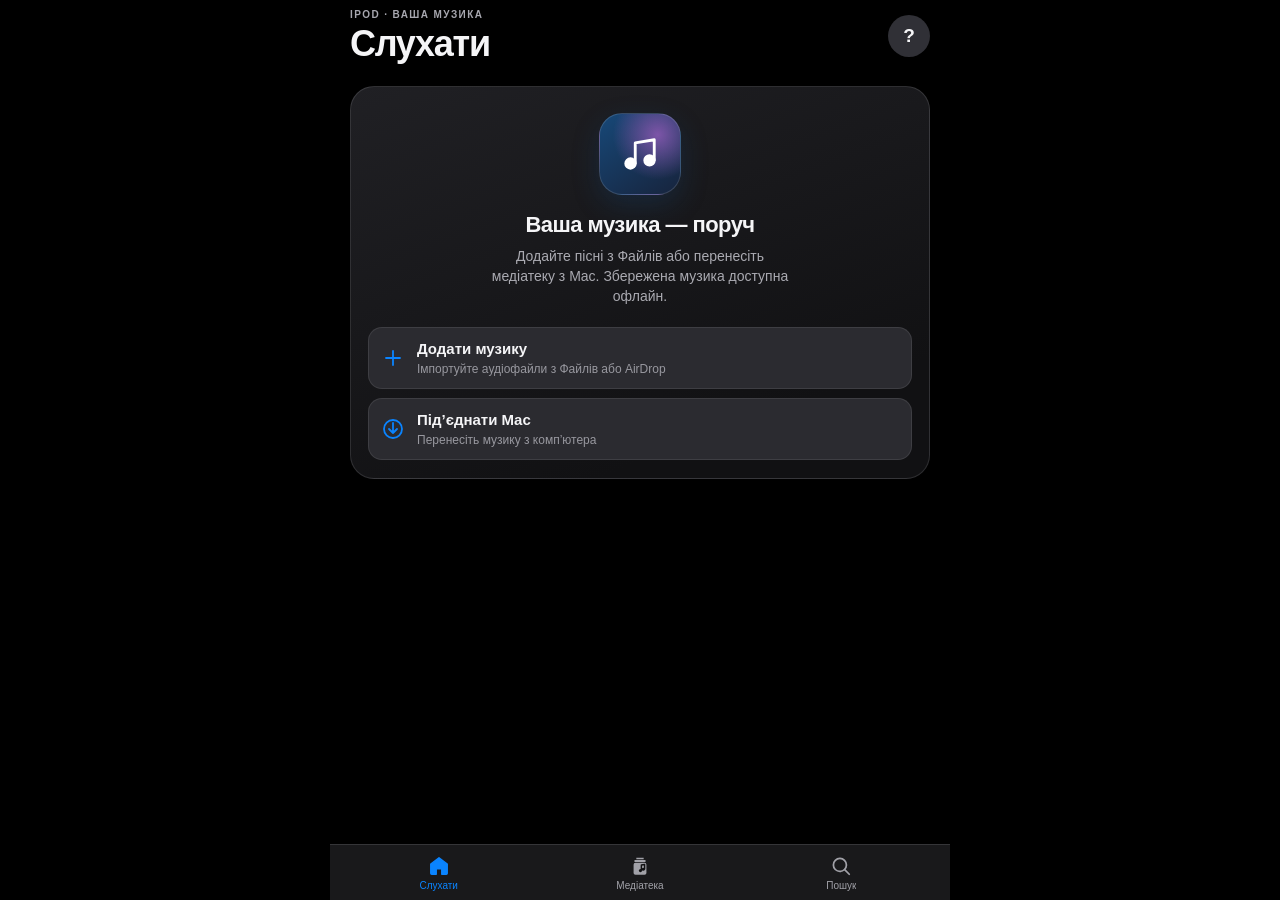
<file: index.html>
<!doctype html>
<html lang="uk">
  <head>
    <meta charset="utf-8">
    <meta name="viewport" content="width=device-width, initial-scale=1, viewport-fit=cover">
    <meta name="theme-color" content="#000000">
    <meta name="description" content="Офлайн музична медіатека для вашої музики.">
    <meta name="google-client-id" content="911469273892-hr4arur7kth3pjor37djpvp9fsduk6k1.apps.googleusercontent.com">
    <meta name="apple-mobile-web-app-capable" content="yes">
    <meta name="apple-mobile-web-app-status-bar-style" content="black-translucent">
    <meta name="apple-mobile-web-app-title" content="iPod">
    <title>iPod</title>
    <link rel="manifest" href="./manifest.webmanifest">
    <link rel="icon" href="./assets/icon.png" type="image/png">
    <link rel="apple-touch-icon" href="./assets/icon.png">
    <link rel="stylesheet" href="./styles.css">
  </head>
  <body>
    <div class="app-shell">
      <main id="content" class="content" aria-live="polite"></main>
      <div id="pull-refresh" class="pull-refresh" aria-hidden="true" role="status" aria-live="polite">
        <svg class="pull-refresh-spinner" viewBox="0 0 44 44" aria-hidden="true">
          <g stroke="currentColor" stroke-linecap="round" stroke-width="6">
            <line x1="22" y1="4" x2="22" y2="10" opacity=".24" />
            <line x1="34.7" y1="9.3" x2="30.5" y2="13.5" opacity=".33" />
            <line x1="40" y1="22" x2="34" y2="22" opacity=".42" />
            <line x1="34.7" y1="34.7" x2="30.5" y2="30.5" opacity=".51" />
            <line x1="22" y1="40" x2="22" y2="34" opacity=".60" />
            <line x1="9.3" y1="34.7" x2="13.5" y2="30.5" opacity=".69" />
            <line x1="4" y1="22" x2="10" y2="22" opacity=".78" />
            <line x1="9.3" y1="9.3" x2="13.5" y2="13.5" opacity=".88" />
          </g>
        </svg>
        <span class="pull-refresh-label visually-hidden">Потягніть вниз для оновлення</span>
      </div>

      <section id="mini-player" class="mini-player" aria-label="Мініплеєр" hidden></section>
      <nav id="tab-bar" class="tab-bar" aria-label="Основна навігація"></nav>
      <div class="orientation-guard" role="status" aria-live="polite">
        <div class="orientation-guard-card">
          <span class="orientation-rotate-icon" aria-hidden="true">↻</span>
          <strong>Поверніть телефон</strong>
          <small>Застосунок працює лише у вертикальній орієнтації.</small>
        </div>
      </div>
      <div id="toast" class="toast" role="status" aria-live="polite"></div>
      <div id="modal-root"></div>
      <div id="player-root"></div>
      <input id="audio-file-input" type="file" accept="audio/*,.mp3,.m4a,.aac,.wav,.flac,.ogg,.opus,.aiff,.aif,.caf,.wma,.ape,.wv,.mpc,.tta" multiple hidden>
      <audio id="audio-element" preload="metadata"></audio>
    </div>
    <script src="./app.js" defer></script>
  </body>
</html>
</file>
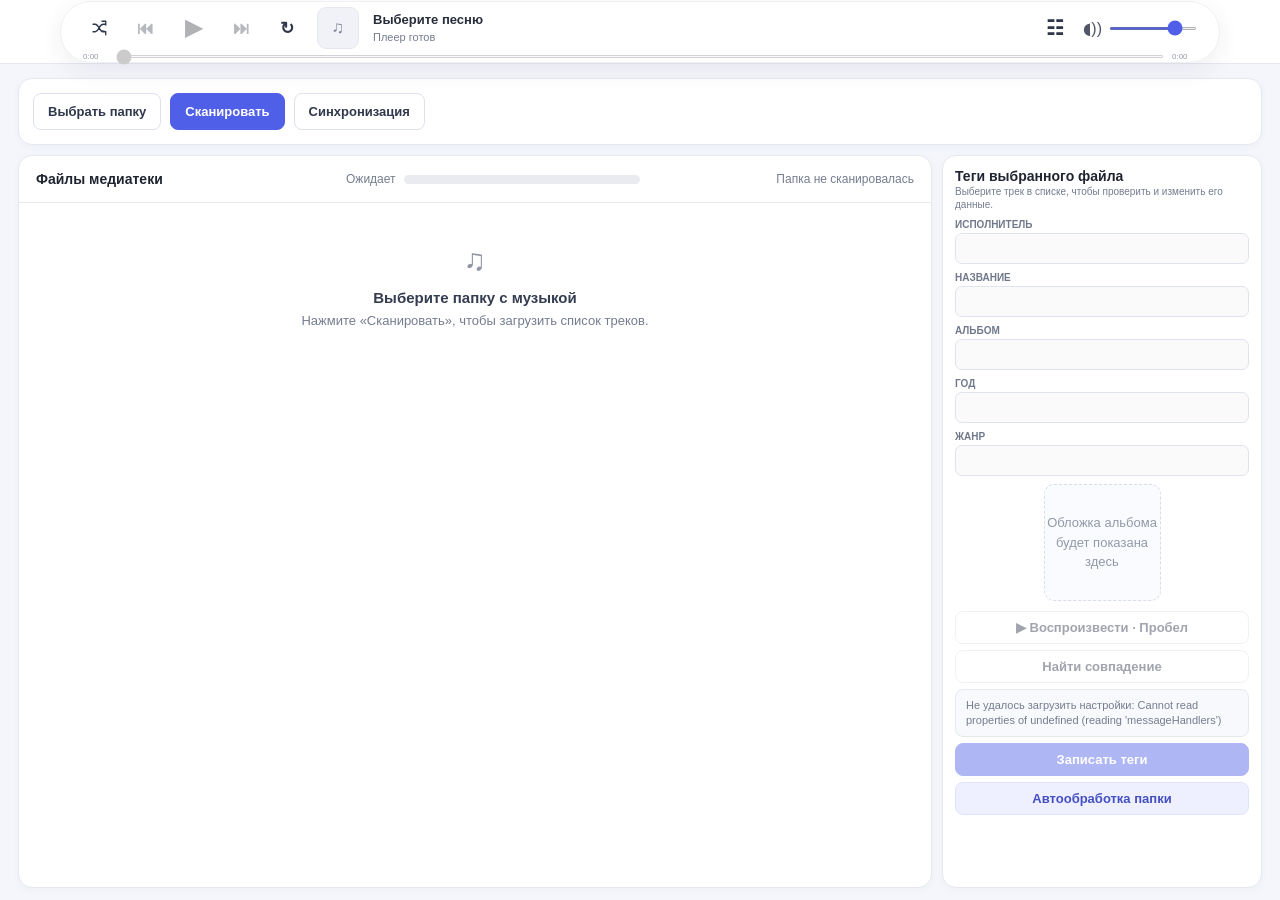
<file: macOS/source/web/index.html>
<!doctype html>
<html lang="ru">
<head>
  <meta charset="utf-8">
  <meta name="viewport" content="width=device-width, initial-scale=1">
  <title>iPod</title>
  <style>
    :root{font-family:-apple-system,BlinkMacSystemFont,"Segoe UI",sans-serif;color:#202431;background:#f4f6fb;font-size:13px;--line:#e5e8ef;--muted:#747c8e;--blue:#4f5fe8;--blue-dark:#3747c8;--panel:#fff}
    *{box-sizing:border-box}[hidden]{display:none!important}html,body{height:100%;overflow:hidden}body{margin:0;min-width:860px;height:100vh;min-height:0;background:#f4f6fb;display:flex;flex-direction:column}
    header{height:76px;flex:0 0 76px;background:#fff;border-bottom:1px solid var(--line);display:flex;align-items:center;justify-content:center;padding:0 22px}
    .mini-player{position:relative;margin:0;width:100%;max-width:1160px;min-width:0;height:62px;padding:0 22px 7px;border:1px solid #eef0f4;border-radius:999px;background:rgba(255,255,255,.98);box-shadow:0 7px 24px #26304a12;display:grid;grid-template-columns:220px 42px minmax(120px,1fr) 190px;align-items:center;gap:14px}.player-controls{grid-column:1;grid-row:1;display:flex;align-items:center;justify-content:space-between;gap:3px}.player-control{border:0;background:transparent;width:32px;height:34px;padding:0;color:#30364a;font-size:17px;line-height:1;border-radius:50%}.player-control:hover{background:#f1f2f7;border-color:transparent}.player-control.main{width:36px;height:38px;font-size:22px;color:#202431}.player-control.active{color:var(--blue);background:#eef0ff}.player-control:disabled{opacity:.35}.player-control svg{width:18px;height:18px;display:block;margin:auto;fill:none;stroke:currentColor;stroke-width:1.8;stroke-linecap:round;stroke-linejoin:round}.player-control.main svg{width:21px;height:21px}.player-cover{grid-column:2;grid-row:1;width:42px;height:42px;border-radius:9px;background:#f1f2f7;border:1px solid var(--line);display:grid;place-items:center;color:#82899a;font-size:17px;overflow:hidden}.player-cover img{display:block;width:100%;height:100%;object-fit:cover}.player-meta{grid-column:3;grid-row:1;min-width:0;line-height:1.2}.player-title,.player-artist{overflow:hidden;text-overflow:ellipsis;white-space:nowrap}.player-title{font-size:13px;font-weight:650;color:#272d3a}.player-artist{font-size:11px;color:var(--muted);margin-top:3px}.player-actions{grid-column:4;grid-row:1;display:flex;align-items:center;justify-content:flex-end;gap:11px;min-width:0}.player-queue{width:34px;height:34px;font-size:20px}.player-volume{display:flex;align-items:center;gap:7px;color:#505666;font-size:16px;min-width:0}.player-volume input[type=range]{width:88px;min-width:45px;height:3px;margin:0;accent-color:var(--blue);cursor:pointer}.player-timeline{position:absolute;left:22px;right:22px;bottom:3px;height:4px;display:flex;align-items:center;gap:8px;min-width:0}.player-time{font-size:8px;color:#9299a8;font-variant-numeric:tabular-nums;min-width:25px}.player-timeline input[type=range]{height:3px;margin:0;accent-color:var(--blue);cursor:pointer;min-width:30px;flex:1}
    .logo{width:38px;height:38px;border-radius:12px;background:linear-gradient(145deg,#5365f0,#6c55cf);display:grid;place-items:center;color:white;font-size:20px;box-shadow:0 5px 14px #515fdd45}
    header h1{font-size:17px;margin:0;font-weight:680;letter-spacing:-.2px}header .sub{color:var(--muted);font-size:12px;margin-top:3px}
    main{padding:22px 24px 18px;max-width:1700px;width:100%;margin:0 auto;flex:1;min-height:0;display:flex;flex-direction:column;gap:14px;overflow:hidden}
    .toolbar{flex:0 0 auto;background:var(--panel);border:1px solid var(--line);border-radius:14px;padding:14px;display:flex;align-items:center;gap:9px;box-shadow:0 2px 8px #29334c08}
    button{height:37px;padding:0 14px;border-radius:8px;border:1px solid #dce1ed;background:white;color:#30384c;font:inherit;font-weight:620;cursor:pointer;white-space:nowrap;transition:.15s}
    button:hover{background:#f4f6fb;border-color:#c2c9dd}button:disabled{opacity:.45;cursor:default}
    button.primary{background:var(--blue);border-color:var(--blue);color:#fff}button.primary:hover{background:var(--blue-dark)}button.accent{background:#eef0ff;color:#444fc2;border-color:#dfe2ff}
    .main-grid{display:grid;grid-template-columns:minmax(0,1fr) 320px;gap:14px;flex:1;min-height:0}
    .panel{background:var(--panel);border:1px solid var(--line);border-radius:14px;box-shadow:0 2px 8px #29334c08;overflow:hidden}
    .list-panel{display:flex;flex-direction:column;min-width:0;min-height:0}.panel-head{padding:15px 17px;border-bottom:1px solid var(--line);display:flex;align-items:center;justify-content:space-between;gap:10px}
    .panel-head h2{font-size:14px;margin:0;font-weight:680}.count{font-size:12px;color:var(--muted)}
    .table-wrap{overflow:auto;overscroll-behavior:contain;flex:1;min-height:0}table{border-collapse:collapse;width:100%;min-width:850px;table-layout:fixed}
    thead{position:sticky;top:0;background:#f8f9fc;z-index:1}th{font-size:11px;color:#757d8e;text-align:left;font-weight:650;padding:11px 10px;border-bottom:1px solid var(--line);white-space:nowrap}
    td{padding:10px;border-bottom:1px solid #eef0f5;white-space:nowrap;overflow:hidden;text-overflow:ellipsis;color:#3b4355;height:39px}
    tbody tr{cursor:pointer}tbody tr:hover{background:#f6f7ff}tbody tr.selected{background:#eef0ff}tbody tr.active td:first-child{box-shadow:inset 3px 0 var(--blue)}
    .file-col{width:23%}.artist-col{width:16%}.title-col{width:18%}.album-col{width:17%}.year-col{width:7%}.genre-col{width:11%}.status-col{width:17%}
    .empty{display:flex;flex:1;min-height:0;align-items:center;justify-content:center;text-align:center;color:var(--muted);padding:40px}.empty strong{display:block;color:#343c50;font-size:15px;margin-bottom:7px}.empty-icon{font-size:30px;margin-bottom:12px;opacity:.8}
    .inspector{padding:16px;display:flex;flex-direction:column;gap:13px;min-height:0;overflow:hidden}.inspector h2{font-size:14px;margin:0 0 1px}.hint{font-size:11px;color:var(--muted);line-height:1.45;margin-top:-8px}
    .field{display:flex;flex-direction:column;gap:5px}.field label{font-size:11px;color:#70798b;font-weight:650}.field input{height:35px;padding:0 9px;border:1px solid #dfe3ec;border-radius:7px;font:inherit;outline:none}.field input:focus{border-color:#7380eb;box-shadow:0 0 0 3px #6876e51a}
    .cover{width:min(100%,180px);height:180px;min-height:180px;flex:0 0 180px;align-self:center;border:1px dashed #d8ddea;border-radius:10px;display:grid;place-items:center;background:#fafbfe;color:#9299a8;overflow:hidden}.cover img{display:block;width:auto;height:auto;max-width:100%;max-height:100%;object-fit:contain;object-position:center}.cover.has-image{border-style:solid;background:#f1f2f7}.cover span{text-align:center;line-height:1.5}
    .actions{display:flex;flex-direction:column;gap:8px;margin-top:2px}.actions button{width:100%}
    .library-progress{display:none;align-items:center;gap:8px;width:clamp(205px,28vw,340px);flex:none}.library-progress.visible{display:flex}.progress{flex:1;min-width:86px;height:9px;background:#e9ebf1;border-radius:99px;overflow:hidden;display:none}.progress.visible{display:block}.progress>i{display:block;width:0;height:100%;background:var(--blue);transition:width .2s}.progress.indeterminate>i{width:38%;animation:progress-sweep 1.1s ease-in-out infinite}.progress-label{min-width:96px;text-align:right;color:var(--muted);font-size:12px;font-variant-numeric:tabular-nums;display:none}.progress-label.visible{display:block}
    #syncDialog{width:min(650px,88vw)}.sync-content{padding:16px 20px;display:grid;gap:12px;max-height:55vh;overflow:auto}.sync-actions{display:flex;gap:8px}.sync-actions button{flex:1}.sync-fields{display:grid;gap:10px}.sync-fields[hidden]{display:none!important}.sync-fields input{width:100%;height:38px;padding:0 10px;border:1px solid #dfe3ec;border-radius:7px;font:inherit}.sync-log{margin:0;padding:9px 11px;max-height:150px;overflow:auto;border-radius:8px;background:#f8f9fc;color:var(--muted);font:11px/1.45 ui-monospace,monospace;white-space:pre-wrap;overflow-wrap:anywhere}.sync-log:empty{display:none}
    .operation-status{width:100%;padding:8px 10px;border:1px solid var(--line);border-radius:8px;background:#f8f9fc;color:var(--muted);font-size:11px;line-height:1.35;display:flex;align-items:flex-start;gap:7px}.operation-status[hidden]{display:none!important}.operation-status[data-state="busy"]{color:#515fce;background:#f3f4ff;border-color:#e1e4ff}.operation-status[data-state="busy"]::before{content:"";width:11px;height:11px;flex:0 0 11px;margin-top:1px;border:2px solid #c8cdf8;border-top-color:var(--blue);border-radius:50%;animation:status-spin .8s linear infinite}.operation-status[data-state="good"]{color:#277553;background:#f0faf5;border-color:#d7efe2}.operation-status[data-state="error"]{color:#a64040;background:#fff5f4;border-color:#f3d8d6}
    @keyframes progress-sweep{from{transform:translateX(-110%)}to{transform:translateX(290%)}}@keyframes status-spin{to{transform:rotate(360deg)}}
    dialog{width:min(880px,88vw);border:1px solid var(--line);border-radius:15px;padding:0;box-shadow:0 20px 70px #18203a35}dialog::backdrop{background:#141a2a66;backdrop-filter:blur(3px)}.dialog-head{padding:18px 20px;border-bottom:1px solid var(--line)}.dialog-head h2{font-size:16px;margin:0 0 5px}.dialog-head p{margin:0;color:var(--muted)}.dialog-head .candidate-summary{margin-top:9px;padding:9px 11px;border-radius:8px;background:#f3f4ff;color:#444fc2;font-weight:600}.candidate-list{max-height:430px;overflow:auto}.candidate-row{display:grid;grid-template-columns:2fr 1.4fr 1.5fr 70px 105px;gap:12px;padding:13px 20px;border-bottom:1px solid #eef0f5;cursor:pointer;align-items:center}.candidate-row:hover,.candidate-row.chosen{background:#f0f2ff}.candidate-row .muted{color:var(--muted);overflow:hidden;text-overflow:ellipsis;white-space:nowrap}.dialog-footer{display:flex;justify-content:flex-end;gap:8px;padding:14px 20px;background:#fbfcfe}
    @media(max-width:1100px){.main-grid{grid-template-columns:minmax(0,1fr) 285px}}
    @media(max-width:1050px){header{padding:0 12px}.mini-player{grid-template-columns:190px 36px minmax(95px,1fr) 145px;gap:9px;padding-left:15px;padding-right:15px}.player-cover{width:36px;height:36px}.player-control{width:29px}.player-actions{gap:5px}.player-volume input[type=range]{width:64px}}
    @media(max-height:900px){header{height:64px;flex-basis:64px}main{padding:14px 18px 12px;gap:10px}.main-grid{gap:10px}.inspector{padding:12px;gap:8px}.hint{font-size:10px;line-height:1.3}.field{gap:3px}.field label{font-size:10px}.field input{height:31px}.cover{width:min(100%,13vh);height:13vh;min-height:82px;flex-basis:13vh}.actions{gap:6px}.actions button{height:33px}}
    @media(max-height:740px){header{height:54px;flex-basis:54px}.mini-player{height:42px}.player-cover{width:30px;height:30px}.player-meta{line-height:1.05}.player-title{font-size:10px}.player-artist{font-size:9px;margin-top:2px}.player-time{font-size:8px}main{padding:9px 14px;gap:7px}.toolbar{padding:8px}.toolbar button{height:31px}.inspector{padding:8px;gap:5px}.inspector h2{font-size:12px}.hint{font-size:9px;line-height:1.2;margin-top:-3px;display:-webkit-box;-webkit-line-clamp:2;-webkit-box-orient:vertical;overflow:hidden}.field{gap:2px}.field label{font-size:9px}.field input{height:27px}.cover{width:min(100%,9vh);height:9vh;min-height:64px;flex-basis:9vh}.actions{gap:4px}.actions button{height:29px;padding:0 8px}.panel-head{padding:9px 12px}.table-wrap{min-height:0}}
  </style>
</head>
<body>
  <header><div class="mini-player" id="miniPlayer" aria-label="Музыкальный плеер"><div class="player-controls"><button class="player-control" id="playerShuffle" title="Случайное воспроизведение выключено" aria-label="Случайное воспроизведение" aria-pressed="false"><svg viewBox="0 0 24 24" aria-hidden="true"><path d="M16 3h5v5M4 7h3c4.5 0 6 10 10 10h4M16 16l5 1v4M4 17h3c2 0 3.5-2 5-5s3-5 6-5h3"/></svg></button><button class="player-control" id="playerPrevious" title="Предыдущий трек" aria-label="Предыдущий трек">⏮</button><button class="player-control main" id="playerToggle" title="Воспроизвести" aria-label="Воспроизвести">▶</button><button class="player-control" id="playerNext" title="Следующий трек" aria-label="Следующий трек">⏭</button><button class="player-control" id="playerRepeat" title="Повтор выключен" aria-label="Повтор текущего трека" aria-pressed="false">↻</button></div><div class="player-cover" id="playerCover" aria-hidden="true">♫</div><div class="player-meta"><div class="player-title" id="playerTitle">Выберите песню</div><div class="player-artist" id="playerArtist">Плеер готов</div></div><div class="player-actions"><button class="player-control player-queue" id="playerQueue" title="Показать текущий трек в списке" aria-label="Показать текущий трек в списке">☷</button><label class="player-volume"><span aria-hidden="true">◖))</span><input id="playerVolume" type="range" min="0" max="100" value="80" aria-label="Громкость"></label></div><div class="player-timeline"><span class="player-time" id="playerElapsed">0:00</span><input id="playerSeek" type="range" min="0" max="1000" value="0" disabled aria-label="Позиция воспроизведения"><span class="player-time" id="playerDuration">0:00</span></div></div></header>
  <main>
    <section class="toolbar">
      <input id="folder" type="hidden" value="">
      <button id="chooseFolder">Выбрать папку</button>
      <button class="primary" id="scan">Сканировать</button>
      <button id="sync">Синхронизация</button>
    </section>
    <section class="main-grid">
      <div class="panel list-panel">
        <div class="panel-head"><h2>Файлы медиатеки</h2><div class="library-progress visible" id="libraryProgress"><span class="progress-label visible" id="progressLabel">Ожидает</span><span class="progress visible" id="progress" role="progressbar" aria-label="Ход выполнения" aria-valuemin="0" aria-valuemax="100" aria-valuenow="0"><i id="progressFill"></i></span></div><span class="count" id="count">Папка не сканировалась</span></div>
        <div class="table-wrap" id="tableWrap">
          <div class="empty" id="empty"><div><div class="empty-icon">♫</div><strong>Выберите папку с музыкой</strong>Нажмите «Сканировать», чтобы загрузить список треков.</div></div>
          <table id="trackTable" hidden>
            <thead><tr><th class="file-col">Файл</th><th class="artist-col">Исполнитель</th><th class="title-col">Название</th><th class="album-col">Альбом</th><th class="year-col">Год</th><th class="genre-col">Жанр</th><th class="status-col">Статус</th></tr></thead>
            <tbody id="trackRows"></tbody>
          </table>
        </div>
      </div>
      <aside class="panel inspector">
        <h2>Теги выбранного файла</h2><div class="hint" id="selectedName">Выберите трек в списке, чтобы проверить и изменить его данные.</div>
        <div class="field"><label for="artist">ИСПОЛНИТЕЛЬ</label><input id="artist" disabled></div>
        <div class="field"><label for="title">НАЗВАНИЕ</label><input id="title" disabled></div>
        <div class="field"><label for="album">АЛЬБОМ</label><input id="album" disabled></div>
        <div class="field"><label for="year">ГОД</label><input id="year" disabled></div>
        <div class="field"><label for="genre">ЖАНР</label><input id="genre" disabled></div>
        <div class="cover" id="cover"><span>Обложка альбома<br>будет показана здесь</span></div>
        <div class="actions"><button id="play" disabled>▶ Воспроизвести · Пробел</button><button id="search" disabled>Найти совпадение</button><div class="operation-status" id="status" aria-live="polite" hidden></div><button class="primary" id="write" disabled>Записать теги</button><button class="accent" id="auto">Автообработка папки</button></div>
      </aside>
    </section>
  </main>
  <dialog id="candidateDialog"><div class="dialog-head"><h2>Результаты поиска</h2><p>При выборе теги и найденная обложка будут записаны в исходный аудиофайл без создания копии. Файл будет назван по названию песни; при совпадении добавятся исполнитель и альбом.</p><p class="candidate-summary" id="candidateSummary" aria-live="polite"></p></div><div class="candidate-list" id="candidateList"></div><div class="dialog-footer"><button id="retrySearch" hidden>Повторить поиск</button><button id="cancelCandidate">Закрыть</button><button class="primary" id="chooseCandidate" disabled>Записать теги и обложку</button></div></dialog>
  <dialog id="syncDialog"><div class="dialog-head"><h2>Синхронизация с iPhone</h2><p>Запустите локальный сервер, чтобы передавать музыку с Mac на iPhone по Wi‑Fi. При первом подключении установите профиль на iPhone, затем вручную включите полное доверие к «iPod Local Audio CA»: Настройки → Основные → Об этом устройстве → Настройки доверия сертификатам. Без этого соединение с Mac не заработает.</p><p class="candidate-summary" id="syncStatus" aria-live="polite">Сервер остановлен.</p></div><div class="sync-content"><div class="sync-actions"><button class="primary" id="startSyncServer">Запустить сервер</button><button id="stopSyncServer" hidden>Остановить сервер</button></div><div class="sync-fields" id="syncFields" hidden><div class="field"><label for="syncNetwork">СЕТЬ</label><select id="syncNetwork"></select></div><div class="field"><label for="syncConnection">ССЫЛКА ДЛЯ ПОДКЛЮЧЕНИЯ IPHONE</label><input id="syncConnection" readonly></div><button id="copySyncConnection">Скопировать ссылку</button><div class="field"><label for="syncCertificate">ПРОФИЛЬ ДОВЕРИЯ СЕРТИФИКАТУ</label><input id="syncCertificate" readonly></div></div><pre class="sync-log" id="syncLog" aria-live="polite"></pre></div><div class="dialog-footer"><button id="closeSync">Закрыть</button></div></dialog>
  <script>
    const pending = new Map(); let nextId = 1; let rows = []; let selectedPath = ""; let selectedPaths = new Set(); let playingPath = ""; let nowPlayingPath = ""; let playerIsPlaying = false; let playerDuration = 0; let seeking = false; let shuffleEnabled = false; let repeatEnabled = false; let isBusy = false; let currentCandidate = null; let coverData = ""; let coverMime = ""; let chosenCandidate = null; let acoustidKey = ""; let coverRequestId = 0; let activeSearchId = null; let activeSearchPath = ""; let activeCoverSearchId = null; let activeCoverSearchPath = ""; let searchEpoch = 0;
    const byId = id => document.getElementById(id);
    function callBackend(action, payload={}) { const id=String(nextId++); const promise=new Promise((resolve,reject)=>{pending.set(id,{resolve,reject});window.webkit.messageHandlers.backend.postMessage({id,action,...payload});});promise.requestId=id;return promise; }
    let syncEndpoints = [];
    function updateSyncNetwork(){const endpoint=syncEndpoints[Number(byId("syncNetwork").value)||0];byId("syncConnection").value=endpoint?.connection||"";byId("syncCertificate").value=endpoint?.certificate||"";}
    function receiveSyncEndpoints(endpoints){syncEndpoints=Array.isArray(endpoints)?endpoints:[];const select=byId("syncNetwork");select.replaceChildren();syncEndpoints.forEach((endpoint,index)=>{const option=document.createElement("option");option.value=String(index);option.textContent=`${endpoint.interface||"Сеть"} · ${endpoint.address}`;select.append(option);});byId("syncFields").hidden=syncEndpoints.length===0;updateSyncNetwork();byId("syncStatus").textContent=syncEndpoints.length?"Сервер запущен. Подключите iPhone к той же сети Wi‑Fi.":"Ожидаю запуск сервера…";}
    function receiveSyncLog(text){const log=byId("syncLog");log.textContent=(log.textContent+text).slice(-6000);log.scrollTop=log.scrollHeight;const line=text.trim();if(line.startsWith("IPOD_SYNC_READY:")){try{receiveSyncEndpoints(JSON.parse(line.slice("IPOD_SYNC_READY:".length)));}catch(_){byId("syncStatus").textContent="Не удалось прочитать адреса сервера.";}}else if(line.startsWith("IPOD_SYNC_ERROR:")){byId("syncStatus").textContent=line.slice("IPOD_SYNC_ERROR:".length).trim();}}
    window.receiveBackend = message => {
      if(message.event === "sync_log"){receiveSyncLog(message.result?.text||"");return;}
      if(message.event === "sync_endpoints"){receiveSyncEndpoints(message.result?.endpoints||[]);return;}
      if(message.event === "sync_state"){const running=Boolean(message.result?.running);byId("startSyncServer").hidden=running;byId("stopSyncServer").hidden=!running;if(!running){byId("syncFields").hidden=true;byId("syncStatus").textContent=message.result?.message||"Сервер остановлен.";}return;}
      if(message.event === "progress"){if(message.data?.phase==="search"&&String(message.id)!==activeSearchId)return;onProgress(message.data);return;}
      const waiter=pending.get(String(message.id)); if(!waiter)return; pending.delete(String(message.id));
      if(message.event === "error") waiter.reject(new Error(message.error || "Ошибка приложения")); else waiter.resolve(message.result || {});
    };
    window.setFolderFromDialog = path => { if(path){byId("folder").value=path;byId("chooseFolder").textContent="Сменить папку";restoreCache(path,true);} };
    function setPlayerCover(path,data,mime){if(path!==nowPlayingPath)return;const cover=byId("playerCover");cover.innerHTML=data?`<img alt="" src="data:${mime||"image/jpeg"};base64,${data}">`:"♫";}
    function displayCover(data,mime,emptyText="Обложка не найдена"){coverData=data||"";coverMime=mime||"";byId("cover").classList.toggle("has-image",Boolean(coverData));byId("cover").innerHTML=coverData?`<img alt="Обложка альбома" src="data:${coverMime};base64,${coverData}">`:`<span>${emptyText}</span>`;if(selectedPath&&selectedPath===nowPlayingPath)setPlayerCover(nowPlayingPath,coverData,coverMime);}
    function formatTime(seconds){const value=Math.max(0,Math.floor(Number(seconds)||0));const minutes=Math.floor(value/60);const remainder=String(value%60).padStart(2,"0");return minutes>=60?`${Math.floor(minutes/60)}:${String(minutes%60).padStart(2,"0")}:${remainder}`:`${minutes}:${remainder}`;}
    function updatePlayerInfo(path){const row=rows.find(item=>item.path===path);byId("playerTitle").textContent=row?.title||row?.file||path.split(/[\\/]/).pop()||"Выберите песню";byId("playerArtist").textContent=row?.artist||"";}
    function updatePlayerButtons(){const basePath=nowPlayingPath||selectedPath;const index=rows.findIndex(item=>item.path===basePath);byId("playerPrevious").disabled=index<=0;byId("playerNext").disabled=index<0||(shuffleEnabled?rows.length<2:index>=rows.length-1);byId("playerToggle").disabled=!basePath;byId("playerSeek").disabled=!nowPlayingPath||playerDuration<=0;byId("playerToggle").textContent=playerIsPlaying?"Ⅱ":"▶";byId("playerToggle").title=playerIsPlaying?"Пауза":"Воспроизвести";byId("playerToggle").setAttribute("aria-label",byId("playerToggle").title);byId("playerShuffle").classList.toggle("active",shuffleEnabled);byId("playerShuffle").setAttribute("aria-pressed",String(shuffleEnabled));byId("playerShuffle").title=`Случайное воспроизведение ${shuffleEnabled?"включено":"выключено"}`;byId("playerRepeat").classList.toggle("active",repeatEnabled);byId("playerRepeat").setAttribute("aria-pressed",String(repeatEnabled));byId("playerRepeat").title=`Повтор ${repeatEnabled?"включён":"выключен"}`;byId("play").textContent=selectedPath&&playingPath===selectedPath?"⏸ Пауза · Пробел":selectedPath&&selectedPath===nowPlayingPath&&!playerIsPlaying?"▶ Продолжить · Пробел":"▶ Воспроизвести · Пробел";}
    function setPlayerTrack(path){nowPlayingPath=path;updatePlayerInfo(path);if(selectedPath===path&&coverData)setPlayerCover(path,coverData,coverMime);else{setPlayerCover(path,"","");window.webkit.messageHandlers.backend.postMessage({action:"load_player_cover",path});}updatePlayerButtons();}
    window.receivePlayerCover=(path,data,mime)=>setPlayerCover(path,data,mime);
    window.receiveEmbeddedCover=(path,requestId,data,mime)=>{if(path!==selectedPath||requestId!==coverRequestId)return;if(data){displayCover(data,mime);return;}void lookupCover(path,requestId);};
    async function lookupCover(path,requestId){const track=rows.find(row=>row.path===path);if(!track)return;byId("cover").innerHTML="<span>Ищу обложку…</span>";const request=callBackend("search",{path,api_key:acoustidKey});activeCoverSearchId=request.requestId;activeCoverSearchPath=path;try{const response=await request;if(path!==selectedPath||requestId!==coverRequestId)return;const candidate=(response.candidates||[]).find(item=>(item.acoustid_score||0)>=0.78||(item.confidence||0)>=0.90);if(!candidate){displayCover("","","Обложка не найдена");return;}const result=await callBackend("select_candidate",{candidate});if(path!==selectedPath||requestId!==coverRequestId)return;if(result.cover)displayCover(result.cover,result.cover_mime||"image/jpeg");else displayCover("","","Обложка не найдена");}catch(_){if(path===selectedPath&&requestId===coverRequestId)displayCover("","","Не удалось загрузить обложку");}finally{if(activeCoverSearchId===request.requestId){activeCoverSearchId=null;activeCoverSearchPath="";}}}
    function setStatus(text,state="neutral"){const node=byId("status");node.textContent=text||"";node.dataset.state=state;node.hidden=!text;}
    function setBusy(value){isBusy=value;for(const id of ["scan","search","write","auto","play"]){byId(id).disabled=value || (id==="search"||id==="write"||id==="play")&&!selectedPath;}}
    function updateProgress(mode,index=0,total=0,label="") {const bar=byId("progress");byId("libraryProgress").classList.add("visible");bar.classList.add("visible");bar.classList.toggle("indeterminate",mode==="indeterminate");bar.setAttribute("aria-label",mode==="indeterminate"?"Поиск аудиофайлов":"Ход выполнения");const percent=mode==="determinate"&&total?Math.round(index/total*100):0;byId("progressFill").style.width=`${percent}%`;bar.setAttribute("aria-valuenow",String(percent));const labelNode=byId("progressLabel");labelNode.textContent=label;labelNode.classList.toggle("visible",Boolean(label));}
    function updateFileCount(){const selected=selectedPaths.size;byId("count").textContent=`${rows.length} файлов${selected?` · выбрано: ${selected}`:""}`;}
    function renderRows(){const tbody=byId("trackRows");tbody.replaceChildren();for(const row of rows){const tr=document.createElement("tr");tr.dataset.path=row.path;if(selectedPaths.has(row.path))tr.classList.add("selected");if(row.path===selectedPath)tr.classList.add("active");for(const key of ["file","artist","title","album","year","genre","status"]){const td=document.createElement("td");td.textContent=row[key]||"";td.title=row[key]||"";tr.append(td);}tr.addEventListener("click",()=>selectRow(row.path));tbody.append(tr);}updateFileCount();byId("empty").hidden=rows.length>0;byId("trackTable").hidden=rows.length===0;if(nowPlayingPath)updatePlayerInfo(nowPlayingPath);updatePlayerButtons();}
    async function restoreCache(folder,announce=false){if(!folder.trim())return;try{const cached=await callBackend("load_cache",{folder:folder.trim()});if(cached.found){rows=cached.rows||[];selectedPath="";selectedPaths.clear();renderRows();setBusy(isBusy);updateProgress("determinate",rows.length,Math.max(rows.length,1),`${rows.length} файлов`);if(announce)setStatus(`Восстановлен сохранённый список: ${rows.length} файлов. Нажмите «Сканировать», чтобы обновить.`,"good");}else if(announce){rows=[];selectedPath="";selectedPaths.clear();renderRows();setBusy(isBusy);updateProgress("determinate",0,1,"");setStatus("Для этой папки сохранённого списка нет. Нажмите «Сканировать».");}}catch(e){if(announce)setStatus(`Не удалось загрузить сохранённый список: ${e.message}`);}}
    function updateRow(path,status,values,newPath=""){const row=rows.find(r=>r.path===path);if(!row)return;const tr=[...byId("trackRows").children].find(el=>el.dataset.path===path);if(newPath&&newPath!==path){row.path=newPath;row.file=newPath.split(/[\\/]/).pop();if(selectedPath===path)selectedPath=newPath;if(selectedPaths.delete(path))selectedPaths.add(newPath);if(playingPath===path)playingPath=newPath;if(nowPlayingPath===path){nowPlayingPath=newPath;window.webkit.messageHandlers.backend.postMessage({action:"rebind_playback_path",old_path:path,new_path:newPath});}if(tr)tr.dataset.path=newPath;if(byId("selectedName").textContent===path)byId("selectedName").textContent=newPath;}row.status=status;if(values)for(const key of ["artist","title","album","year","genre"])if(values[key])row[key]=values[key];if(nowPlayingPath===row.path){updatePlayerInfo(nowPlayingPath);window.webkit.messageHandlers.backend.postMessage({action:"load_player_cover",path:nowPlayingPath});}if(tr){const cells=tr.children;["file","artist","title","album","year","genre","status"].forEach((key,i)=>{cells[i].textContent=row[key]||"";cells[i].title=row[key]||"";});}updatePlayerButtons();}
    function selectRow(path,preserveSelection=false){const changed=selectedPath!==path;let canceledManualSearch=false;if(activeSearchId&&activeSearchPath!==path){const staleId=activeSearchId;activeSearchId=null;activeSearchPath="";searchEpoch+=1;void callBackend("cancel_search",{target_id:staleId}).catch(()=>{});byId("search").textContent="Найти совпадение";setBusy(false);setStatus("Поиск остановлен: выбран другой трек.","neutral");canceledManualSearch=true;}if(activeCoverSearchId&&activeCoverSearchPath!==path){const staleId=activeCoverSearchId;activeCoverSearchId=null;activeCoverSearchPath="";void callBackend("cancel_search",{target_id:staleId}).catch(()=>{});}selectedPath=path;const row=rows.find(r=>r.path===path);if(!row)return;if(changed&&!canceledManualSearch)setStatus("");if(!preserveSelection){selectedPaths.clear();selectedPaths.add(path);}document.querySelectorAll("#trackRows tr").forEach(tr=>{tr.classList.toggle("selected",selectedPaths.has(tr.dataset.path));tr.classList.toggle("active",tr.dataset.path===path);});updateFileCount();byId("selectedName").textContent=row.path;for(const key of ["artist","title","album","year","genre"]){byId(key).disabled=false;byId(key).value=row[key]||"";}byId("search").disabled=isBusy;byId("write").disabled=isBusy;byId("play").disabled=isBusy;updatePlayerButtons();currentCandidate=null;coverData="";coverMime="";byId("cover").classList.remove("has-image");byId("cover").innerHTML="<span>Загружаю обложку…</span>";coverRequestId+=1;window.webkit.messageHandlers.backend.postMessage({action:"load_embedded_cover",path,requestId:coverRequestId});}
    function togglePlayback(path=selectedPath){if(!path||isBusy)return;window.webkit.messageHandlers.backend.postMessage({action:"toggle_playback",path});}
    function playTrack(path){if(!path||isBusy)return;window.webkit.messageHandlers.backend.postMessage({action:"play_track",path});}
    function playAdjacentTrack(direction){if(isBusy||!rows.length)return;const base=rows.findIndex(row=>row.path===(nowPlayingPath||selectedPath));if(base<0)return;let target=base+direction;if(direction>0&&shuffleEnabled){const choices=rows.map((_,index)=>index).filter(index=>index!==base);if(!choices.length)return;target=choices[Math.floor(Math.random()*choices.length)];}if(target<0||target>=rows.length)return;const row=rows[target];selectRow(row.path);playTrack(row.path);}
    function toggleHeaderPlayback(){togglePlayback(nowPlayingPath||selectedPath);}
    window.updatePlaybackState=(path,playing,currentTime=0,duration=0)=>{if(nowPlayingPath!==path)setPlayerTrack(path);playingPath=playing?path:(playingPath===path?"":playingPath);playerIsPlaying=Boolean(playing);playerDuration=Math.max(0,Number(duration)||0);byId("playerElapsed").textContent=formatTime(currentTime);byId("playerDuration").textContent=formatTime(playerDuration);if(!seeking)byId("playerSeek").value=playerDuration?String(Math.round((Number(currentTime)||0)/playerDuration*1000)):"0";updatePlayerButtons();};
    window.playbackDidFinish=path=>{if(path===nowPlayingPath&&shuffleEnabled)playAdjacentTrack(1);};
    function valuesFromForm(){return Object.fromEntries(["artist","title","album","year","genre"].map(key=>[key,byId(key).value.trim()]));}
    async function scan(){const folder=byId("folder").value.trim();if(!folder){setStatus("Сначала выберите папку с музыкой.");return;}setBusy(true);updateProgress("indeterminate",0,0,"Подсчёт файлов…");setStatus("Ищу аудиофайлы…","busy");try{const result=await callBackend("scan",{folder});rows=result.rows||[];selectedPath="";selectedPaths.clear();renderRows();updateProgress("determinate",Math.max(rows.length,1),Math.max(rows.length,1),`${rows.length} файлов`);setStatus(result.cache_saved===false?`Сканирование завершено: ${rows.length} файлов. Кэш не сохранён: ${result.cache_error||"ошибка записи"}`:`Сканирование завершено. Найдено файлов: ${rows.length}.`,result.cache_saved===false?"":"good");}catch(e){setStatus(e.message);updateProgress("determinate",0,1,"Ошибка");alert(e.message);}finally{setBusy(false);}}
    async function search(){if(!selectedPath||isBusy)return;const path=selectedPath;const epoch=++searchEpoch;setBusy(true);byId("search").textContent="Поиск…";setStatus("Сначала ищу в каталоге Shazam…","busy");let shazamWarning="";try{let result={candidates:[],warning:""};const shazamRequest=callBackend("shazam_search",{path});activeSearchId=shazamRequest.requestId;activeSearchPath=path;try{result=await shazamRequest;}catch(e){const detail=String(e.message||"").includes("com.apple.ShazamKit error 202")?"сервер каталога не ответил (ошибка 202)":e.message;shazamWarning=`Shazam временно недоступен: ${detail}`;}if(epoch!==searchEpoch||selectedPath!==path)return;if(!(result.candidates||[]).length){setStatus("Shazam не нашёл совпадение. Проверяю AcoustID и музыкальные каталоги…","busy");const fallbackRequest=callBackend("search",{path,api_key:acoustidKey});activeSearchId=fallbackRequest.requestId;activeSearchPath=path;result=await fallbackRequest;if(!(result.candidates||[]).length&&shazamWarning)result.warning=[shazamWarning,result.warning].filter(Boolean).join(" ");}if(epoch!==searchEpoch||selectedPath!==path)return;showCandidates(result.candidates||[],result.warning||"");}catch(e){if(epoch!==searchEpoch||selectedPath!==path)return;const message=shazamWarning?`${shazamWarning} ${e.message}`:e.message;setStatus(`Ошибка поиска: ${message}`,"error");alert(message);}finally{if(epoch===searchEpoch){activeSearchId=null;activeSearchPath="";byId("search").textContent="Найти совпадение";setBusy(false);}}}
    function candidateWithAlbumFallback(candidate){const title=String(candidate.title||"").trim(),album=String(candidate.album||"").trim()||(title?`${title} - Single`:"");const missingFields=Array.isArray(candidate.missing_fields)?candidate.missing_fields.filter(field=>!(album&&["album","альбом"].includes(String(field).trim().toLocaleLowerCase()))):candidate.missing_fields;return {...candidate,album,...(Array.isArray(candidate.missing_fields)?{missing_fields:missingFields}:{})};}
    function isCertainShazam(candidate){return candidate.source==="Shazam"&&Math.round(Number(candidate.confidence||candidate.acoustid_score||0)*100)===100;}
    function showCandidates(candidates,warning="") {
      const list=byId("candidateList");list.replaceChildren();chosenCandidate=null;byId("chooseCandidate").disabled=true;
      const summary=byId("candidateSummary"),retry=byId("retrySearch");retry.hidden=true;
      if(!candidates.length){const message=warning||"Поиск завершён: совпадений не найдено. Проверьте название и исполнителя.";setStatus(message,warning?"error":"neutral");summary.textContent=message;retry.hidden=!warning;const empty=document.createElement("div");empty.className="empty";empty.textContent=warning?"Поиск не завершён полностью. Повторите его или попробуйте позже.":"Совпадений пока нет. Попробуйте уточнить теги или поискать другой трек.";list.append(empty);byId("candidateDialog").showModal();return;}
      candidates=candidates.map(candidateWithAlbumFallback);
      const requiredFields=["artist","title","album","year","genre"];
      const fieldNames={artist:"исполнитель",title:"название",album:"альбом",year:"год",genre:"жанр"};
      const best=candidates[0],score=Math.round((best.confidence||best.acoustid_score||0)*100);
      if(isCertainShazam(best)){chosenCandidate=best;setStatus("Shazam распознал запись на 100%. Автоматически записываю теги и обложку…","busy");setTimeout(()=>{if(chosenCandidate===best)void chooseCandidate();},0);return;}
      const bestMissing=best.source==="Shazam"?(best.missing_fields||requiredFields.filter(key=>!String(best[key]||"").trim())):[];
      const bestLabel=`${best.title||"Без названия"} — ${best.artist||"Неизвестный исполнитель"} (${score}%, источник: ${best.source||"не указан"})`;
      const resultSummary=`Найдено вариантов: ${candidates.length}. Лучший результат: ${bestLabel}`;
      const completenessNote=bestMissing.length?` Не хватает: ${bestMissing.map(key=>fieldNames[key]||key).join(", ")}. Поля не будут записаны неполными.`:"";
      setStatus(warning?`${resultSummary}. Предупреждение: ${warning}`:bestMissing.length?`${resultSummary}.${completenessNote}`:`Поиск завершён: ${resultSummary}. Проверьте список.`,warning||bestMissing.length?"error":score>=85?"good":"neutral");
      summary.textContent=`${warning?`${resultSummary}. Предупреждение: ${warning}`:resultSummary}${completenessNote}`;
      for(const c of candidates){
        const missing=c.source==="Shazam"?(c.missing_fields||requiredFields.filter(key=>!String(c[key]||"").trim())):[];
        const row=document.createElement("div");row.className="candidate-row";row.innerHTML=`<div></div><span></span><span class="muted"></span><span></span><span class="muted"></span>`;
        const title=document.createElement("strong");title.textContent=c.title||"Без названия";row.children[0].append(title);
        row.children[1].textContent=c.artist||"Неизвестный исполнитель";row.children[2].textContent=c.album||"";row.children[3].textContent=`${Math.round((c.confidence||c.acoustid_score||0)*100)}%`;row.children[4].textContent=c.source||"";
        if(missing.length){const note=`Не хватает: ${missing.map(key=>fieldNames[key]||key).join(", ")}`;row.children[4].textContent+=` · ${note}`;row.children[4].title=note;row.classList.add("incomplete");}
        row.addEventListener("click",()=>{list.querySelectorAll(".candidate-row").forEach(x=>x.classList.remove("chosen"));row.classList.add("chosen");chosenCandidate=c;byId("chooseCandidate").disabled=missing.length>0&&!isCertainShazam(c);if(isCertainShazam(c)){setStatus("Shazam распознал запись на 100%. Автоматически записываю теги и обложку…","busy");void chooseCandidate();}else if(missing.length)setStatus(`Не удалось получить: ${missing.map(key=>fieldNames[key]||key).join(", ")}. Неполные теги не записаны.`,"error");else setStatus("");});
        list.append(row);
      }
      byId("candidateDialog").showModal();
    }
    async function chooseCandidate(){
      if(!chosenCandidate||!selectedPath)return;
      const path=selectedPath,candidate=chosenCandidate,requiredFields=["artist","title","album","year","genre"];
      const missing=candidate.source==="Shazam"?(candidate.missing_fields||requiredFields.filter(key=>!String(candidate[key]||"").trim())):[];
      if(missing.length&&!isCertainShazam(candidate)){setStatus(`Не записываю неполные теги: ${missing.join(", ")}.`,"error");return;}
      coverRequestId+=1;if(byId("candidateDialog").open)byId("candidateDialog").close();setBusy(true);setStatus("Получаю теги и обложку выбранной записи…","busy");
      try{
        let result;
        if(candidate.source==="Shazam"){
          let artwork={cover:"",cover_mime:""},warning="";
          const artworkURLs=[candidate.artwork_url,candidate.apple_artwork_url].filter((url,index,all)=>url&&all.indexOf(url)===index);
          for(const url of artworkURLs){try{artwork=await callBackend("load_shazam_artwork",{url});if(artwork.cover)break;}catch(e){warning=`Не удалось загрузить обложку: ${e.message}`;}}
          result={candidate,values:Object.fromEntries(requiredFields.map(key=>[key,candidate[key]||""])),cover:artwork.cover||"",cover_mime:artwork.cover_mime||"image/jpeg",warning};
        }else{result=await callBackend("select_candidate",{candidate});}
        if(selectedPath!==path)return;
        currentCandidate=result.candidate;const original=rows.find(row=>row.path===path)||{};const values=Object.fromEntries(requiredFields.map(key=>[key,result.values?.[key]||original[key]||""]));if(!values.genre)values.genre="None";
        for(const key of Object.keys(values))byId(key).value=values[key];
        if(result.cover)displayCover(result.cover,result.cover_mime||"image/jpeg");else displayCover("","","Обложка для записи не найдена");
        setStatus("Перезаписываю теги в исходном файле…","busy");
        const writeResult=await callBackend("write",{path,folder:byId("folder").value.trim(),values,cover:result.cover||"",cover_mime:result.cover_mime||"image/jpeg",create_backup:false});
        updateRow(path,writeResult.status,values,writeResult.path);let cacheNote="";
        try{await callBackend("save_cache",{folder:byId("folder").value.trim(),rows});}catch(e){cacheNote=` Не удалось обновить кэш: ${e.message}`;}
        if(selectedPath===writeResult.path){const completionWarning=[result.warning,cacheNote].filter(Boolean).join(" ");setStatus(completionWarning?`Готово. ${completionWarning}`:"Готово",completionWarning?"neutral":"good");}
      }catch(e){if(selectedPath===path)setStatus(`Не удалось записать выбранную запись: ${e.message}`,"error");}
      finally{setBusy(false);}
    }
    async function writeTags(){if(!selectedPath)return;const path=selectedPath;const values=valuesFromForm();setBusy(true);setStatus("Записываю теги и резервную копию…","busy");try{const result=await callBackend("write",{path,folder:byId("folder").value.trim(),values,cover:coverData,cover_mime:coverMime});updateRow(path,result.status,values,result.path);let cacheNote="";try{await callBackend("save_cache",{folder:byId("folder").value.trim(),rows});}catch(e){cacheNote=` · Кэш не сохранён: ${e.message}`;}setStatus(result.status+(result.backup?` · Копия: ${result.backup}`:"")+cacheNote,"good");}catch(e){setStatus(`Ошибка записи: ${e.message}`);alert(e.message);}finally{setBusy(false);}}
    async function autoProcess(){if(!rows.length){setStatus("Сначала выберите папку и нажмите «Сканировать».");return;}if(!confirm("Обработать папку? Будут заполнены только пустые поля у уверенных совпадений. Перед изменением сохранится копия файла."))return;setBusy(true);updateProgress("determinate",0,0,"Подготовка…");setStatus("Автообработка началась…","busy");try{const result=await callBackend("auto",{folder:byId("folder").value.trim(),api_key:acoustidKey});let cacheNote="";try{await callBackend("save_cache",{folder:byId("folder").value.trim(),rows});}catch(e){cacheNote=` Кэш не сохранён: ${e.message}`;}setStatus(`Готово. Записано: ${result.updated}, пропущено: ${result.skipped}, ошибок: ${result.errors}.${cacheNote}`,"good");updateProgress("determinate",1,1,"Готово");alert(`Автообработка завершена\n\nЗаписано: ${result.updated}\nПропущено: ${result.skipped}\nОшибок: ${result.errors}`);}catch(e){setStatus(`Автообработка остановлена: ${e.message}`);alert(e.message);updateProgress("determinate",0,1,"Ошибка");}finally{setBusy(false);}}
    function onProgress(data){if(data.phase==="search"){setStatus(data.message||"Поиск выполняется…","busy");return;}if(data.phase==="discover"){updateProgress("indeterminate",0,0,`Найдено: ${data.found||0}`);setStatus("Ищу аудиофайлы…","busy");return;}if(data.phase==="read"){const total=data.total||0,index=data.index||0;updateProgress("determinate",index,Math.max(total,1),total?`${index} / ${total}`:"0 файлов");setStatus(total?`Читаю теги: ${index} из ${total}${data.file?` · ${data.file}`:""}`:"Аудиофайлы не найдены.","busy");return;}if(data.total){updateProgress("determinate",data.index,data.total,`${data.index} / ${data.total}`);setStatus(`Обработка ${data.index}/${data.total} · записано: ${data.updated} · пропущено: ${data.skipped} · ошибок: ${data.errors}`,"busy");}updateRow(data.path,data.status,data.values,data.new_path);}
    byId("retrySearch").addEventListener("click",()=>{byId("candidateDialog").close();void search();});byId("folder").addEventListener("change",()=>restoreCache(byId("folder").value,true));
    byId("sync").addEventListener("click",()=>byId("syncDialog").showModal());byId("closeSync").addEventListener("click",()=>byId("syncDialog").close());byId("syncNetwork").addEventListener("change",updateSyncNetwork);byId("startSyncServer").addEventListener("click",async()=>{byId("syncStatus").textContent="Запускаю сервер…";byId("syncLog").textContent="";try{const result=await callBackend("sync_server_start");const running=Boolean(result.running);byId("startSyncServer").hidden=running;byId("stopSyncServer").hidden=!running;if(result.message)byId("syncStatus").textContent=result.message;}catch(e){byId("syncStatus").textContent=e.message;}});byId("stopSyncServer").addEventListener("click",async()=>{try{await callBackend("sync_server_stop");}catch(e){byId("syncStatus").textContent=e.message;}});byId("copySyncConnection").addEventListener("click",async()=>{const value=byId("syncConnection").value;if(!value)return;try{await navigator.clipboard.writeText(value);byId("syncStatus").textContent="Ссылка скопирована. Вставьте её в настройках iPod на iPhone.";}catch(_){byId("syncConnection").focus();byId("syncConnection").select();byId("syncStatus").textContent="Ссылка выделена. Скопируйте её сочетанием ⌘C.";}});
    byId("chooseFolder").addEventListener("click",()=>window.webkit.messageHandlers.backend.postMessage({action:"choose_folder"}));byId("scan").addEventListener("click",scan);byId("play").addEventListener("click",togglePlayback);byId("playerShuffle").addEventListener("click",()=>{shuffleEnabled=!shuffleEnabled;updatePlayerButtons();});byId("playerPrevious").addEventListener("click",()=>playAdjacentTrack(-1));byId("playerToggle").addEventListener("click",toggleHeaderPlayback);byId("playerNext").addEventListener("click",()=>playAdjacentTrack(1));byId("playerRepeat").addEventListener("click",()=>{repeatEnabled=!repeatEnabled;window.webkit.messageHandlers.backend.postMessage({action:"set_repeat",enabled:repeatEnabled});updatePlayerButtons();});byId("playerQueue").addEventListener("click",()=>{const path=nowPlayingPath||selectedPath;const row=[...byId("trackRows").children].find(item=>item.dataset.path===path);row?.scrollIntoView({block:"nearest",behavior:"smooth"});});byId("playerSeek").addEventListener("input",()=>{seeking=true;const seconds=playerDuration*Number(byId("playerSeek").value)/1000;byId("playerElapsed").textContent=formatTime(seconds);});byId("playerSeek").addEventListener("change",()=>{if(nowPlayingPath&&playerDuration)window.webkit.messageHandlers.backend.postMessage({action:"seek_playback",path:nowPlayingPath,current_time:playerDuration*Number(byId("playerSeek").value)/1000});seeking=false;});byId("playerVolume").addEventListener("input",()=>window.webkit.messageHandlers.backend.postMessage({action:"set_volume",volume:Number(byId("playerVolume").value)/100}));byId("search").addEventListener("click",search);byId("write").addEventListener("click",writeTags);byId("auto").addEventListener("click",autoProcess);byId("chooseCandidate").addEventListener("click",chooseCandidate);byId("cancelCandidate").addEventListener("click",()=>byId("candidateDialog").close());
    document.addEventListener("keydown",event=>{const tag=event.target?.tagName;const editing=event.target?.isContentEditable||["INPUT","TEXTAREA","SELECT"].includes(tag);if(event.metaKey&&event.code==="KeyA"&&!event.altKey&&!event.shiftKey&&!editing&&!document.querySelector("dialog[open]")&&rows.length){event.preventDefault();selectedPaths=new Set(rows.map(row=>row.path));selectRow(selectedPath&&selectedPaths.has(selectedPath)?selectedPath:rows[0].path,true);setStatus(`Выбрано треков: ${rows.length}`);return;}if(event.code!=="Space"||event.repeat||isBusy||document.querySelector("dialog[open]")||editing||tag==="BUTTON"||!selectedPath)return;event.preventDefault();togglePlayback();});
    document.addEventListener("DOMContentLoaded",async()=>{updatePlayerButtons();try{const settings=await callBackend("settings");byId("folder").value=settings.folder||"";byId("chooseFolder").textContent=settings.folder?"Сменить папку":"Выбрать папку";acoustidKey=settings.api_key||"";await restoreCache(byId("folder").value,true);}catch(e){setStatus(`Не удалось загрузить настройки: ${e.message}`);}});
  </script>
</body>
</html>
</file>
<file: styles.css>
:root {
  color-scheme: dark;
  --bg: #000;
  --surface: #1d1d1f;
  --surface-2: #29292c;
  --line: #303033;
  --muted: #8d8d93;
  --blue: #0a94ff;
  --red: #ff3b4f;
  --safe-top: env(safe-area-inset-top, 0px);
  --safe-bottom: env(safe-area-inset-bottom, 0px);
  --floating-bottom-inset: max(0px, calc(var(--safe-bottom) - 22px));
}

* { box-sizing: border-box; -webkit-tap-highlight-color: transparent; -webkit-user-select: none; user-select: none; -webkit-touch-callout: none; -webkit-user-drag: none; }
html, body { width: 100%; height: 100%; margin: 0; background: var(--bg); overscroll-behavior: none; touch-action: pan-x pan-y; }
body { color: #f5f5f7; font-family: -apple-system, BlinkMacSystemFont, "SF Pro Display", "Inter", "Segoe UI", sans-serif; font-size: 16px; }
button, input { font: inherit; color: inherit; }
button { border: 0; cursor: pointer; }
.app-shell { position: relative; width: 100%; height: 100dvh; max-width: 620px; margin: 0 auto; overflow: hidden; background: #000; }
.icon { display: block; width: 24px; height: 24px; fill: none; stroke: currentColor; stroke-width: 1.8; stroke-linecap: round; stroke-linejoin: round; flex: 0 0 auto; }

.content { position: absolute; z-index: 1; inset: calc(10px + var(--safe-top)) 0 calc(157px + var(--floating-bottom-inset)); overflow: auto; padding: 10px 20px 28px; scrollbar-width: none; overscroll-behavior: contain; -webkit-overflow-scrolling: touch; transform: translate3d(0, var(--refresh-offset, 0px), 0); transition: transform .24s cubic-bezier(.2, .8, .2, 1); }
.content--category-screen { top: calc(var(--safe-top) - 8px); padding-top: 2px; }
.content::-webkit-scrollbar { display: none; }
.content--pulling { transition: none; }
.content--back-gesture { transition: none; will-change: transform; box-shadow: -12px 0 30px #0007; }
.content--back-settling { transition: transform .24s cubic-bezier(.2, .8, .2, 1); }
.back-gesture-preview { position: absolute; z-index: 0; overflow: auto; background: #000; scrollbar-width: none; overscroll-behavior: contain; -webkit-overflow-scrolling: touch; will-change: transform, opacity; pointer-events: none; transition: none; }
.back-gesture-preview::-webkit-scrollbar { display: none; }
.back-gesture-preview--settling { transition: transform .24s cubic-bezier(.2, .8, .2, 1), opacity .24s ease; }
.back-gesture-preview--rtl { transform-origin: right center; }
@media (prefers-reduced-motion: reduce) { .content--back-settling, .back-gesture-preview--settling { transition-duration: .01ms; } }
.pull-refresh { position: absolute; z-index: 3; top: calc(var(--safe-top) + 52px); left: 50%; width: 30px; height: 30px; display: grid; place-items: center; overflow: visible; color: #aeb0b5; opacity: 0; pointer-events: none; transform: translate(-50%, var(--pull-offset, -46px)); transition: opacity .14s ease, transform .08s linear; }
.pull-refresh--visible { opacity: 1; }
.pull-refresh-spinner { display: block; width: 24px; height: 24px; color: currentColor; }
.pull-refresh--visible .pull-refresh-spinner { animation: pull-spin .9s steps(8, end) infinite; }
@keyframes pull-spin { to { rotate: 360deg; } }
.visually-hidden { position: absolute; width: 1px; height: 1px; padding: 0; margin: -1px; overflow: hidden; clip: rect(0, 0, 0, 0); white-space: nowrap; border: 0; }

.page-header { display: flex; align-items: center; justify-content: space-between; min-height: 66px; margin: 0 0 26px; }
.page-header h1, .category-title, .detail-heading h1 { margin: 0; font-size: clamp(36px, 9vw, 48px); line-height: 1.02; letter-spacing: -.04em; font-weight: 760; }
.page-header--home { margin-top: 1px; margin-bottom: 24px; }
.page-header--home h1 { font-size: 44px; }
.page-header--library h1 { font-size: clamp(34px, 8vw, 43px); }
.profile-button { display: grid; width: 48px; height: 48px; place-items: center; border-radius: 50%; background: linear-gradient(135deg, #302c41, #15141e); border: 2px solid #313137; box-shadow: inset 0 0 0 2px #141318; font-size: 19px; font-weight: 700; }
.profile-button--large { width: 58px; height: 58px; font-size: 21px; }
.profile-button--photo { overflow: hidden; padding: 0; }
.profile-photo { display: block; width: 100%; height: 100%; border-radius: 50%; object-fit: cover; }
.header-pill { height: 48px; min-width: 102px; display: inline-flex; align-items: center; justify-content: center; gap: 15px; padding: 0 15px; border-radius: 28px; background: linear-gradient(#242426, #1d1d1f); border: 1px solid #38383b; box-shadow: inset 0 1px 1px #ffffff12; }
.header-pill .icon { width: 25px; height: 25px; }
.pill-divider { width: 1px; height: 24px; background: #39393c; }

.section-heading { display: flex; align-items: baseline; justify-content: space-between; margin: 29px 0 14px; gap: 10px; }
.section-heading h2 { margin: 0; font-size: 23px; font-weight: 650; letter-spacing: -.025em; }
.text-action { background: transparent; color: var(--blue); font-size: 15px; white-space: nowrap; }
.text-action--red { color: var(--red); font-size: 16px; font-weight: 600; }
.featured-strip { display: flex; gap: 12px; overflow-x: auto; margin: 0 -20px; padding: 1px 20px 5px; scrollbar-width: none; }
.featured-strip::-webkit-scrollbar, .album-strip::-webkit-scrollbar { display: none; }
.feature-card { display: flex; flex: 0 0 74%; height: 300px; flex-direction: column; align-items: flex-start; text-align: left; padding: 16px; overflow: hidden; border-radius: 22px; color: #fff; }
.feature-card--favorite { background: #9c9fa0; }
.favorite-art { width: 100%; height: 198px; display: grid; place-items: center; margin-bottom: 16px; border-radius: 13px; background: #f0f1f2; color: #ff2448; }
.favorite-art .icon { width: 88px; height: 88px; }
.feature-kicker { display: block; margin: 1px 0 5px; font-size: 13px; opacity: .9; }
.feature-card strong { font-size: 20px; font-weight: 650; line-height: 1.15; }
.feature-card > span:last-child { margin-top: 6px; font-size: 14px; opacity: .93; white-space: nowrap; overflow: hidden; text-overflow: ellipsis; max-width: 100%; }
.featured-strip > .feature-card:only-child { flex-basis: 100%; }

.album-strip { display: flex; gap: 13px; overflow-x: auto; margin: 0 -20px; padding: 0 20px 4px; scrollbar-width: none; }
.album-card { flex: 0 0 45%; min-width: 0; text-align: left; background: transparent; padding: 0; }
.artwork { position: relative; isolation: isolate; width: 100%; aspect-ratio: 1; display: flex; flex-direction: column; justify-content: flex-end; overflow: hidden; border-radius: 13px; background: linear-gradient(145deg, #39475c, #12131a); color: white; box-shadow: inset 0 0 0 1px #ffffff0e; }
.artwork::before, .artwork::after { content: ''; position: absolute; z-index: -1; inset: -15%; border-radius: 50%; background: radial-gradient(circle at 25% 35%, #ffffff55, transparent 31%), linear-gradient(150deg, transparent 30%, #0009); transform: rotate(-19deg); }
.artwork::after { inset: 14% -38% -42% 37%; border: 1px solid #ffffff33; background: linear-gradient(120deg, #ffffff30, transparent 65%); transform: rotate(22deg); }
.artwork--local { align-items: center; justify-content: center; background: linear-gradient(145deg, #414145, #202023 62%, #111113); }
.artwork-music { width: 30%; height: 30%; color: #d8d8dc; opacity: .82; }
.album-title, .album-subtitle { display: block; overflow: hidden; text-overflow: ellipsis; white-space: nowrap; }
.album-title { margin-top: 8px; font-size: 15px; line-height: 1.25; }
.album-subtitle { margin-top: 4px; color: var(--muted); font-size: 14px; line-height: 1.2; }
.album-grid { display: grid; grid-template-columns: repeat(2, minmax(0, 1fr)); gap: 19px 13px; }

.category-list { margin: 1px 0 30px; }
.category-row, .entity-row { width: 100%; min-height: 67px; display: flex; align-items: center; gap: 16px; padding: 8px 2px; background: transparent; text-align: left; border-bottom: 1px solid var(--line); }
.category-row > span { flex: 1; font-size: 21px; }
.category-row > .icon:first-child { width: 28px; height: 28px; }
.category-row .chevron, .entity-row .chevron { width: 22px; height: 22px; color: #505055; transform: rotate(180deg); }
.offline-note { display: flex; align-items: center; gap: 7px; margin: 23px 0 4px; color: var(--muted); font-size: 13px; }
.offline-note .icon { width: 18px; height: 18px; color: var(--blue); }

.subpage-top { display: flex; align-items: center; justify-content: space-between; height: 58px; margin: 1px -2px 20px; }
.content--category-screen .subpage-top { margin: 0 -2px 10px; }
.round-back, .search-close { display: grid; width: 48px; height: 48px; place-items: center; border-radius: 50%; background: linear-gradient(#252527, #171719); border: 1px solid #343437; box-shadow: inset 0 1px 1px #ffffff10; }
.round-back .icon { width: 28px; height: 28px; }
.subpage-top h2 { font-size: 20px; }
.category-title { margin: 5px 0 22px; }
.content--category-detail .category-title { margin-bottom: 18px; }
.detail-heading { margin: 30px 0 21px; }
.detail-heading h1 { font-size: 42px; }
.detail-heading p { margin: 7px 0 0; color: var(--muted); font-size: 17px; }
.detail-art { width: 100%; margin: 0 auto 18px; }
.detail-art--artist { width: 120px; border-radius: 50%; }
.detail-actions { display: grid; grid-template-columns: 1fr 1fr; gap: 12px; margin: 15px 0 30px; }
.detail-actions button { height: 52px; display: flex; align-items: center; justify-content: center; gap: 7px; border-radius: 30px; background: #1e1e20; font-size: 18px; font-weight: 600; }
.content--category-detail .detail-actions button { height: 45px; }
.detail-actions .icon { width: 22px; height: 22px; }
.letter-heading { margin: 20px 0 10px; font-size: 18px; font-weight: 600; }
.category-content { margin: 0 -1px; }
.entity-row { min-height: 72px; gap: 13px; }
.entity-row > span { flex: 1; font-size: 19px; }
.entity-art { width: 51px; height: 51px; aspect-ratio: 1; border-radius: 10px; }
.entity-art--round { border-radius: 50%; }
.entity-row .favorite-art { width: 51px; height: 51px; flex: 0 0 51px; margin: 0; border-radius: 10px; }
.entity-row .favorite-art .icon { width: 27px; height: 27px; }
.alphabet { position: fixed; z-index: 2; right: max(calc((100vw - 620px) / 2 + 4px), 3px); top: 27%; bottom: 20%; display: flex; flex-direction: column; align-items: center; justify-content: space-around; color: var(--blue); font-size: 11px; font-weight: 600; pointer-events: none; }
.alphabet--interactive { pointer-events: auto; }
.alphabet--interactive button { position: relative; width: 100%; min-height: 0; flex: 1; padding: 0; background: transparent; color: inherit; font-size: inherit; font-weight: inherit; line-height: 1; }
.alphabet--interactive button:not(:last-child)::after { content: ''; position: absolute; left: 50%; bottom: 0; width: 3px; height: 3px; border-radius: 50%; background: currentColor; transform: translateX(-50%); }
.song-list { margin: 0 -1px; }
.song-row { position: relative; display: flex; align-items: center; gap: 11px; min-height: 56px; }
.song-row::after { position: absolute; right: 0; bottom: 0; left: 59px; height: 1px; background: var(--line); content: ''; }
.song-letter-group + .song-letter-group { margin-top: 15px; }
.song-letter-group .letter-heading { margin-left: 1px; margin-bottom: 5px; }
.song-letter-group .song-list { margin: 0 -2px 0 1px; }
.song-leading-favorite { position: absolute; top: 50%; left: -14px; width: 12px; color: #ffd600; font-size: 15px; line-height: 1; text-align: center; transform: translateY(-50%); }
.song-art { width: 48px; height: 48px; flex: 0 0 48px; border-radius: 8px; }
.song-main { flex: 1; min-width: 0; align-self: stretch; display: flex; flex-direction: column; justify-content: center; gap: 4px; background: transparent; text-align: left; }
.song-title { overflow: hidden; white-space: nowrap; text-overflow: ellipsis; font-size: 17px; line-height: 1.2; }
.song-artist { overflow: hidden; white-space: nowrap; text-overflow: ellipsis; color: var(--muted); font-size: 15px; }
.song-indicators { display: flex; align-items: center; gap: 6px; }
.favorite-mark { color: #ffd600; font-size: 15px; }
.pin-mark { width: 14px; height: 14px; color: #b8b8be; }
.song-more { width: 34px; height: 42px; padding: 0; border-radius: 50%; background: transparent; color: #eee; }
.song-more:active { background: #ffffff16; }
.song-more .icon { width: 22px; }
.playing-bars { display: flex; align-items: end; gap: 2px; height: 17px; }.playing-bars i { width: 3px; background: var(--blue); border-radius: 3px; animation: bounce .55s infinite alternate; }.playing-bars i:nth-child(1) { height: 8px; }.playing-bars i:nth-child(2) { height: 16px; animation-delay: .2s; }.playing-bars i:nth-child(3) { height: 11px; animation-delay: .35s; }
@keyframes bounce { to { height: 4px; } }
.empty-state { padding: 30px 13px; color: var(--muted); text-align: center; font-size: 15px; line-height: 1.5; }
.empty-state--home { display: flex; min-height: 210px; flex-direction: column; align-items: center; justify-content: center; gap: 12px; }
.empty-state--home > .icon { width: 32px; height: 32px; color: var(--blue); }
.empty-state--home strong { color: #f5f5f7; font-size: 19px; }

.search-header { display: flex; align-items: center; gap: 11px; margin: 0 0 13px; }
.search-box { flex: 1; height: 48px; display: flex; align-items: center; gap: 10px; padding: 0 12px; border-radius: 27px; background: linear-gradient(#272729, #1d1d1f); border: 1px solid #353538; box-shadow: inset 0 1px 1px #ffffff0d; }
.search-box .icon { width: 21px; height: 21px; }
.search-box input { width: 100%; min-width: 0; border: 0; outline: 0; background: transparent; font-size: 16px; }
.search-box input::placeholder { color: #77777c; }
.search-box input::-webkit-search-cancel-button { display: none; }
.search-close { width: 48px; height: 48px; }
.search-results-label { margin: 4px 0 12px; color: #b5b5ba; font-size: 14px; }
.search-tabs { display: flex; gap: 7px; overflow-x: auto; margin: 0 -20px 9px; padding: 0 20px 10px; border-bottom: 1px solid var(--line); scrollbar-width: none; }
.search-tabs::-webkit-scrollbar { display: none; }
.search-tab { min-height: 40px; flex: 0 0 auto; padding: 0 15px; border-radius: 24px; background: transparent; color: #f5f5f7; font-size: 15px; font-weight: 500; white-space: nowrap; }
.search-tab--active { background: var(--blue); font-weight: 650; }
.search-result-list { margin: 0 -1px 18px; }
.search-result-entity { width: 100%; min-height: 76px; display: flex; align-items: center; gap: 12px; padding: 9px 0; border-bottom: 1px solid var(--line); background: transparent; text-align: left; }
.search-result-art { width: 48px; height: 48px; flex: 0 0 48px; border-radius: 9px; }
.search-result-art--round { border-radius: 50%; }
.search-result-copy { min-width: 0; flex: 1; display: flex; flex-direction: column; gap: 4px; }
.search-result-copy strong { overflow: hidden; font-size: 17px; font-weight: 450; text-overflow: ellipsis; white-space: nowrap; }
.search-result-copy small { overflow: hidden; color: var(--muted); font-size: 15px; text-overflow: ellipsis; white-space: nowrap; }
.search-result-entity > .chevron { color: #69696e; transform: rotate(180deg); }
.search-song-row { min-height: 76px; gap: 12px; }
.search-song-row .song-art { width: 56px; height: 56px; flex-basis: 56px; }
.search-song-row::after { left: 68px; }
.search-song-row .song-title { font-size: 17px; }
.search-song-row .song-artist { font-size: 14px; }
.explicit-mark { display: inline-grid; width: 12px; height: 12px; place-items: center; margin-left: 6px; border-radius: 2px; background: #98989d; color: #111; font-size: 9px; font-weight: 700; vertical-align: 2px; }
.youtube-result-row .song-art { object-fit: cover; }
.youtube-result-art--round { border-radius: 50%; }
.youtube-result-placeholder { display: grid; place-items: center; background: #29292c; color: var(--blue); }
.youtube-result-placeholder .icon { width: 24px; height: 24px; }
.search-loading { min-height: 48px; display: flex; align-items: center; justify-content: center; gap: 10px; color: var(--muted); font-size: 14px; }
.search-loading > span { width: 17px; height: 17px; border: 2px solid #666; border-top-color: var(--blue); border-radius: 50%; animation: search-spin .7s linear infinite; }
@keyframes search-spin { to { transform: rotate(360deg); } }
.recent-searches { border-top: 1px solid var(--line); }
.recent-searches button { width: 100%; min-height: 64px; display: flex; align-items: center; gap: 12px; border-bottom: 1px solid var(--line); background: transparent; text-align: left; }
.recent-searches button span { flex: 1; }.recent-searches .icon { width: 20px; color: #8e8e93; }

.settings-profile { width: 100%; display: flex; align-items: center; gap: 14px; padding: 14px 3px 22px; border-bottom: 1px solid var(--line); background: transparent; color: inherit; text-align: left; font: inherit; }
.settings-profile-copy { min-width: 0; flex: 1; display: flex; flex-direction: column; gap: 5px; }.settings-profile strong { font-size: 19px; }.settings-profile small { color: var(--muted); overflow: hidden; text-overflow: ellipsis; white-space: nowrap; }.settings-profile .chevron { color: var(--muted); transform: rotate(180deg); }
.account-modal { position: absolute; z-index: 10; inset: 0; display: grid; place-items: end center; padding: 18px 16px calc(18px + var(--safe-bottom)); background: #000b; backdrop-filter: blur(5px); -webkit-backdrop-filter: blur(5px); }
.account-sheet { position: relative; width: 100%; max-width: 440px; padding: 26px 20px 22px; border: 1px solid #444448; border-radius: 25px; background: #1d1d1f; box-shadow: 0 15px 50px #000b; text-align: center; }
.account-close { position: absolute; top: 12px; right: 12px; width: 38px; height: 38px; display: grid; place-items: center; border-radius: 50%; background: #303034; color: #eee; }
.account-close .icon { width: 19px; height: 19px; }
.account-mark { width: 42px; height: 42px; display: grid; place-items: center; margin: 0 auto 12px; border-radius: 50%; background: #fff; color: #4285f4; font: 700 25px/1 Arial, sans-serif; }
.account-sheet h2 { margin: 0 0 8px; font-size: 22px; }
.google-signin-button { min-height: 48px; display: grid; place-items: center; margin: 20px auto 8px; }
.account-message { margin: 14px 0; color: #c7c7cc; font-size: 14px; line-height: 1.5; }
.account-message--signed { font-size: 16px; color: #fff; }.account-message--signed span { color: var(--muted); font-size: 14px; }
.account-footnote { margin: 18px 3px 0; color: var(--muted); font-size: 12px; line-height: 1.45; }
.account-signout { width: 100%; min-height: 48px; margin-top: 10px; border-radius: 24px; background: #303034; color: var(--blue); }
.action-modal { position: absolute; z-index: 12; inset: 0; display: flex; align-items: center; justify-content: flex-end; padding: 18px 12px; background: #000a; backdrop-filter: blur(8px); -webkit-backdrop-filter: blur(8px); }
.action-sheet { width: min(72vw, 460px); max-height: calc(100% - 36px); overflow-y: auto; padding: 13px 20px 10px; border: 1px solid #444448; border-radius: 30px; background: linear-gradient(145deg, #29292bea, #1b1b1df5 70%); box-shadow: 0 18px 55px #000b, inset 0 1px 1px #ffffff12; }
.action-track-head { display: grid; grid-template-columns: 70px minmax(0, 1fr); align-items: center; gap: 17px; min-height: 88px; padding: 0 4px 15px; border-bottom: 1px solid #444448; }
.action-art { width: 66px; height: 66px; aspect-ratio: 1; border-radius: 9px; }
.action-feature, .song-action-row, .action-back { width: 100%; display: flex; align-items: center; gap: 16px; padding: 13px 4px; background: transparent; color: #f5f5f7; text-align: left; }
.action-feature { min-height: 66px; font-size: 17px; line-height: 1.3; }
.action-feature .icon { width: 26px; height: 26px; flex: 0 0 26px; }
.song-action-row { min-height: 67px; border-bottom: 1px solid #3d3d40; font-size: 18px; line-height: 1.25; }
.song-action-row:last-child { border-bottom: 0; }
.song-action-row > .icon { width: 25px; height: 25px; flex: 0 0 25px; }
.song-action-row > span { min-width: 0; display: flex; flex-direction: column; gap: 4px; }
.song-action-row small { color: var(--muted); font-size: 14px; }
.song-action-row--danger { color: #ff5b65; }
.song-action-row--album { min-height: 82px; }
.action-sheet--playlists h2 { margin: 8px 4px 10px; font-size: 22px; }
.youtube-menu-copy { min-width: 0; display: flex; flex-direction: column; gap: 5px; }
.youtube-menu-copy strong, .youtube-menu-copy small { overflow: hidden; text-overflow: ellipsis; white-space: nowrap; }
.youtube-menu-copy strong { font-size: 17px; font-weight: 500; }
.youtube-menu-copy small { color: var(--muted); font-size: 14px; }
.youtube-external-action { color: var(--blue); text-decoration: none; }
.youtube-action-sheet { width: min(76vw, 460px); padding: 13px 18px 10px; }
.youtube-menu-quick { display: grid; grid-template-columns: repeat(3, minmax(0, 1fr)); gap: 5px; padding: 11px 0 14px; border-bottom: 1px solid #444448; }
.youtube-menu-quick-action { min-width: 0; min-height: 66px; display: flex; flex-direction: column; align-items: center; justify-content: flex-start; gap: 7px; padding: 2px 3px; background: transparent; color: #f5f5f7; font-size: 13px; line-height: 1.2; text-align: center; }
.youtube-menu-quick-action .icon { width: 25px; height: 25px; flex: 0 0 25px; }
.youtube-menu-quick-action span { max-width: 100%; }
.youtube-menu-quick-action:disabled { opacity: .48; cursor: default; }
.youtube-favorite-active { fill: #ffd60a; color: #ffd60a; }
.youtube-menu-group { padding: 5px 0; border-bottom: 1px solid #444448; }
.youtube-menu-group--last { border-bottom: 0; }
.song-action-row.youtube-menu-row { min-height: 58px; padding: 10px 4px; border: 0; font-size: 17px; }
.youtube-creator-note { margin: 14px 4px; color: #b7b7bd; font-size: 14px; line-height: 1.45; }
.youtube-player-backdrop { justify-content: center; padding: 16px; }
.youtube-player-sheet { position: relative; width: 100%; max-width: 640px; padding: 58px 16px 18px; border: 1px solid #444448; border-radius: 25px; background: #1c1c1e; box-shadow: 0 18px 55px #000b; }
.youtube-embed { overflow: hidden; width: 100%; aspect-ratio: 16 / 9; border-radius: 12px; background: #000; }
.youtube-embed iframe { display: block; width: 100%; height: 100%; border: 0; }
.youtube-player-sheet h2 { margin: 14px 0 5px; font-size: 18px; line-height: 1.3; }
.youtube-player-sheet p { margin: 0; color: var(--muted); font-size: 15px; }
.action-back { min-height: 42px; gap: 9px; padding: 3px 0; color: var(--blue); font-size: 15px; }
.action-back .icon { width: 20px; height: 20px; }
.settings-action-card { width: 100%; display: flex; align-items: center; gap: 12px; padding: 14px; border-radius: 15px; background: #1d1d1f; text-align: left; }.settings-action-card > span { flex: 1; display: flex; flex-direction: column; gap: 5px; }.settings-action-card strong { font-size: 16px; }.settings-action-card small { color: var(--muted); font-size: 13px; }.settings-action-card > .icon:first-child { color: var(--blue); }.settings-action-card .chevron { color: var(--muted); transform: rotate(180deg); }.profile-download { margin-top: 10px; color: inherit; text-decoration: none; }
.mini-player, .tab-bar { position: absolute; z-index: 4; left: 20px; right: 20px; border: 1px solid #434347; background: linear-gradient(120deg, #2a2a2cdb, #1d1d1feF); backdrop-filter: saturate(150%) blur(18px); -webkit-backdrop-filter: saturate(150%) blur(18px); box-shadow: 0 6px 30px #0009, inset 0 1px 1px #ffffff16; }
.mini-player { bottom: calc(81px + var(--floating-bottom-inset)); height: 64px; display: flex; align-items: center; padding: 5px 9px; border-radius: 34px; }
.player-track { flex: 1; min-width: 0; height: 100%; display: flex; align-items: center; gap: 9px; padding: 0 0 0 3px; background: transparent; text-align: left; }
.player-art { width: 43px; height: 43px; flex: 0 0 43px; border-radius: 7px; }
.player-copy { min-width: 0; display: flex; flex-direction: column; gap: 3px; }.player-copy strong, .player-copy small { overflow: hidden; white-space: nowrap; text-overflow: ellipsis; }.player-copy strong { font-size: 15px; font-weight: 600; }.player-copy small { color: #dddde0; font-size: 14px; }
.player-control { width: 43px; height: 46px; display: grid; flex: 0 0 43px; place-items: center; background: transparent; }.player-control .icon { width: 25px; height: 25px; fill: currentColor; stroke: none; }.player-next .icon { width: 28px; height: 28px; }
#player-root { position: absolute; z-index: 9; inset: 0; pointer-events: none; }
.now-playing-root { position: absolute; inset: 0; overflow: hidden; pointer-events: auto; }
.now-playing-backdrop { position: absolute; inset: 0; background: #000b; opacity: 0; backdrop-filter: blur(15px); -webkit-backdrop-filter: blur(15px); transition: opacity .48s ease; }
.now-playing-root.is-open .now-playing-backdrop { opacity: var(--player-backdrop-opacity, 1); }
.now-playing-screen { position: absolute; inset: 0; display: flex; flex-direction: column; overflow: hidden; padding-top: var(--safe-top); color: #f7f7fa; background: linear-gradient(160deg, #252528 0%, #161618 32%, #0b0b0d 78%, #080809 100%); transform: translate3d(0, 105%, 0); transition: transform .52s cubic-bezier(.22, 1, .36, 1); will-change: transform; }
.now-playing-screen.is-open { transform: translate3d(0, 0, 0); }
.now-playing-header { height: 54px; flex: 0 0 54px; display: grid; grid-template-columns: 42px 1fr 42px; align-items: center; padding: 0 20px; }
.now-playing-header-title { justify-self: center; color: #c4c4c9; font-size: 10px; font-weight: 700; letter-spacing: .12em; }
.now-playing-close, .now-playing-more { width: 40px; height: 40px; display: grid; place-items: center; border-radius: 50%; background: #ffffff12; color: #f6f6f8; }
.now-playing-close .icon { width: 23px; height: 23px; stroke-width: 2.1; }
.now-playing-more .icon { width: 22px; height: 22px; }
.now-playing-content { width: 100%; max-width: 620px; min-height: 0; flex: 1; display: flex; flex-direction: column; justify-content: center; gap: 0; margin: 0 auto; padding: 3px 28px calc(35px + var(--safe-bottom)); }
.now-playing-art-wrap { min-height: 170px; flex: 1 1 auto; display: grid; place-items: center; padding: 0 0 19px; }
.now-playing-art { width: min(100%, 390px, 42dvh); aspect-ratio: 1; border-radius: 17px; box-shadow: 0 22px 55px #0009, inset 0 0 0 1px #ffffff16; transition: opacity .15s ease; }
.now-playing-screen.is-shared-art-hidden .now-playing-art { opacity: 0; }
.now-playing-track-info { min-height: 68px; display: flex; align-items: center; gap: 14px; }
.now-playing-copy { min-width: 0; flex: 1; display: flex; flex-direction: column; gap: 5px; }
.now-playing-copy strong, .now-playing-copy span { overflow: hidden; white-space: nowrap; text-overflow: ellipsis; }
.now-playing-copy strong { font-size: 21px; font-weight: 700; letter-spacing: -.02em; }
.now-playing-copy span { color: #a5a5ab; font-size: 17px; }
.now-playing-favorite { width: 42px; height: 42px; display: grid; place-items: center; background: transparent; color: #b7b7bc; }
.now-playing-favorite .icon { width: 23px; height: 23px; }.now-playing-favorite .is-favorite { color: #ffd600; fill: currentColor; stroke: none; }
.now-playing-progress-block { margin-top: 10px; }
.player-range { width: 100%; height: 20px; display: block; margin: 0; padding: 0; appearance: none; -webkit-appearance: none; background: transparent; cursor: pointer; }
.player-range::-webkit-slider-runnable-track { height: 4px; border-radius: 5px; background: linear-gradient(to right, #f6f6f8 var(--range-progress, 0%), #5b5b60 var(--range-progress, 0%)); }
.player-range::-moz-range-track { height: 4px; border-radius: 5px; background: #5b5b60; }.player-range::-moz-range-progress { height: 4px; border-radius: 5px; background: #f6f6f8; }
.player-range::-webkit-slider-thumb { width: 13px; height: 13px; margin-top: -4.5px; appearance: none; -webkit-appearance: none; border: 0; border-radius: 50%; background: #f7f7f9; box-shadow: 0 1px 4px #0008; }
.player-range::-moz-range-thumb { width: 13px; height: 13px; border: 0; border-radius: 50%; background: #f7f7f9; }
.player-range:disabled { cursor: default; opacity: .42; }
.now-playing-times { display: flex; justify-content: space-between; color: #a5a5ab; font-variant-numeric: tabular-nums; font-size: 11px; }
.now-playing-controls { height: 86px; display: flex; align-items: center; justify-content: center; gap: clamp(27px, 8vw, 50px); }
.now-playing-secondary, .now-playing-toggle { display: grid; place-items: center; background: transparent; color: #f7f7fa; }
.now-playing-secondary { width: 52px; height: 52px; }.now-playing-secondary .icon { width: 25px; height: 25px; fill: currentColor; stroke: none; }.now-playing-secondary .is-reversed { transform: rotate(180deg); }
.now-playing-toggle { width: 66px; height: 66px; border-radius: 50%; background: #f4f4f6; color: #151517; box-shadow: 0 5px 20px #0005; transition: transform .18s ease, background .18s ease; }.now-playing-toggle:active { transform: scale(.92); }
.now-playing-toggle .icon { width: 28px; height: 28px; fill: currentColor; stroke: none; }
.now-playing-volume-row { height: 35px; display: flex; align-items: center; gap: 10px; color: #9c9ca2; }.now-playing-volume-row > span { width: 18px; display: grid; place-items: center; }.now-playing-volume-row .icon { width: 15px; height: 15px; }.now-playing-volume-row .volume-high { width: 18px; height: 18px; }
.player-volume { flex: 1; }.player-volume::-webkit-slider-runnable-track { height: 3px; background: linear-gradient(to right, #aeb0b5 var(--range-progress, 100%), #505055 var(--range-progress, 100%)); }.player-volume::-moz-range-track { height: 3px; background: #505055; }.player-volume::-moz-range-progress { height: 3px; background: #aeb0b5; }
.now-playing-note { min-height: 18px; margin: 6px 0 0; color: #818187; text-align: center; font-size: 11px; }.now-playing-note--ready { color: #8d8d93; }
.now-playing-home-indicator { position: absolute; left: 50%; bottom: calc(8px + var(--safe-bottom)); width: 108px; height: 4px; border-radius: 5px; background: #f5f5f7; transform: translateX(-50%); }
.now-playing-drag-zone { touch-action: pan-x; }
.now-playing-root:not(.is-open) { pointer-events: none; }
.tab-bar { bottom: calc(9px + var(--floating-bottom-inset)); height: 66px; display: grid; grid-template-columns: repeat(5, 1fr); align-items: center; padding: 4px 5px; border-radius: 36px; }
.tab-button { align-self: stretch; display: flex; flex-direction: column; justify-content: center; align-items: center; gap: 1px; border-radius: 28px; background: transparent; color: #f3f3f5; font-size: 11px; line-height: 1.1; white-space: nowrap; }
.tab-button .icon { width: 25px; height: 25px; stroke-width: 2.1; }.tab-button[data-tab="home"] .icon, .tab-button[data-tab="new"] .icon { fill: currentColor; stroke-width: 1.5; }.tab-button.active { color: var(--blue); background: #09090a; }.tab-button span { font-weight: 500; }
#ios-home-indicator { display: none; }
@media (max-width: 700px) and (display-mode: standalone) { @supports (-webkit-touch-callout: none) { #ios-home-indicator { position: absolute; z-index: 5; bottom: 8px; left: 50%; display: block; width: 108px; height: 4px; border-radius: 4px; background: #8d8d93; transform: translateX(-50%); pointer-events: none; } } }
.toast { position: absolute; z-index: 7; left: 50%; bottom: calc(158px + var(--safe-bottom)); max-width: calc(100% - 40px); padding: 11px 16px; border-radius: 20px; background: #303034ee; border: 1px solid #45454a; color: white; font-size: 14px; text-align: center; opacity: 0; transform: translate(-50%, 12px); pointer-events: none; transition: opacity .2s, transform .2s; }
.toast.visible { opacity: 1; transform: translate(-50%, 0); }
.orientation-guard { position: fixed; z-index: 20; inset: 0; display: none; place-items: center; padding: 24px; background: #000; color: #f5f5f7; text-align: center; }
.orientation-guard-card { display: flex; max-width: 300px; flex-direction: column; align-items: center; gap: 12px; }
.orientation-rotate-icon { color: var(--blue); font-size: 54px; line-height: 1; }
.orientation-guard strong { font-size: 21px; }
.orientation-guard small { color: var(--muted); font-size: 15px; line-height: 1.45; }
@media (orientation: landscape) and (max-width: 900px) { .orientation-guard { display: grid; } }

@media (max-width: 360px) { .content { padding-inline: 16px; }.mini-player, .tab-bar { left: 14px; right: 14px; }.page-header h1 { font-size: 37px; }.category-row > span { font-size: 19px; }.feature-card { flex-basis: 80%; }.album-card { flex-basis: 48%; } }
@media (min-width: 540px) { .content { padding-left: 28px; padding-right: 28px; }.featured-strip, .album-strip { margin-left: -28px; margin-right: -28px; padding-left: 28px; padding-right: 28px; }.feature-card { flex-basis: 47%; }.album-card { flex-basis: 30%; }.album-grid { grid-template-columns: repeat(3, minmax(0, 1fr)); } }
@media (max-height: 650px) { .app-shell:has(#search-input:focus) .mini-player, .app-shell:has(#search-input:focus) .tab-bar { display: none; }.app-shell:has(#search-input:focus) .content { bottom: 0; } }
@media (max-height: 700px) { .now-playing-content { padding-bottom: calc(27px + var(--safe-bottom)); }.now-playing-art { width: min(100%, 350px, 35dvh); }.now-playing-art-wrap { min-height: 125px; }.now-playing-controls { height: 72px; }.now-playing-toggle { width: 58px; height: 58px; }.now-playing-note { display: none; } }
@media (prefers-reduced-motion: reduce) { .now-playing-backdrop, .now-playing-screen { transition-duration: .08s; }.now-playing-toggle { transition-duration: .01ms; } }

.library-import-card { display: grid; gap: 8px; margin: 12px 0 18px; }.library-import-card .settings-action-card { border: 1px solid var(--line); color: #f5f5f7; }.mac-sync-settings { margin-top: 18px; padding-top: 16px; border-top: 1px solid var(--line); }.mac-sync-settings h3 { margin: 0 0 7px; font-size: 17px; }.mac-sync-settings p { margin: 0 0 14px; color: var(--muted); font-size: 14px; line-height: 1.45; }.mac-sync-settings label { display: block; margin: 12px 0 6px; color: var(--muted); font-size: 13px; }.mac-sync-settings textarea { width: 100%; resize: vertical; padding: 10px 12px; border: 1px solid #3b3b40; border-radius: 12px; background: #111113; color: #f5f5f7; font: inherit; font-size: 14px; user-select: text; -webkit-user-select: text; }.mac-sync-connect, .mac-sync-start { margin-top: 9px; border: 1px solid var(--line); color: #f5f5f7; }.mac-sync-start { color: var(--blue); }.mac-sync-start:disabled { opacity: .45; }.mac-sync-disconnect { margin: 9px 3px 0; padding: 8px 0; background: transparent; color: #ff6961; font-size: 14px; }.mac-sync-settings-status { display: grid; gap: 4px; margin: 10px 0 4px; font-size: 14px; }.mac-sync-settings-status small { color: var(--muted); font-size: 13px; }
.mac-sync-connection { display: inline-flex; align-items: center; gap: 7px; margin-top: 7px; padding: 5px 9px; border-radius: 999px; background: #303034; color: #b4b4ba; font-size: 12px; font-weight: 600; line-height: 1.2; }.mac-sync-connection i { width: 8px; height: 8px; flex: 0 0 8px; border-radius: 50%; background: #a1a1aa; }.mac-sync-connection[data-state="connected"] { background: #153a2b; color: #a2e6bf; }.mac-sync-connection[data-state="connected"] i { background: #42cf86; box-shadow: 0 0 7px #42cf8680; }.mac-sync-connection[data-state="disconnected"] { background: #482727; color: #ffb2ad; }.mac-sync-connection[data-state="disconnected"] i { background: #ff625a; }.mac-sync-connection[data-state="checking"] i { animation: mac-sync-connection-pulse 1.1s ease-in-out infinite alternate; }@keyframes mac-sync-connection-pulse { to { opacity: .3; } }
.mac-sync-reconnect { margin: 10px 0 4px; padding: 11px 12px; border: 1px solid var(--line); border-radius: 14px; }.mac-sync-reconnect summary { color: var(--blue); font-size: 14px; font-weight: 600; cursor: pointer; }.mac-sync-reconnect[open] summary { margin-bottom: 8px; }
.mac-sync-modal { justify-content: center; }.mac-sync-sheet { width: min(560px, 100%); max-height: min(82dvh, 760px); display: flex; flex-direction: column; border: 1px solid #444448; border-radius: 22px; background: #1d1d1f; box-shadow: 0 18px 55px #000b; overflow: hidden; }.mac-sync-sheet header, .mac-sync-sheet footer { display: flex; align-items: center; gap: 10px; padding: 14px 16px; }.mac-sync-sheet header { border-bottom: 1px solid var(--line); }.mac-sync-sheet header div { min-width: 0; flex: 1; }.mac-sync-sheet h2 { margin: 0; font-size: 18px; }.mac-sync-sheet header p { margin: 4px 0 0; color: var(--muted); font-size: 13px; line-height: 1.4; }.mac-sync-sheet header button { width: 38px; height: 38px; border-radius: 50%; background: #303034; color: #eee; font-size: 22px; }.mac-sync-list { min-height: 80px; overflow: auto; padding: 4px 14px; }.mac-sync-track { display: flex; align-items: center; gap: 11px; padding: 11px 2px; border-bottom: 1px solid var(--line); }.mac-sync-track input { width: 20px; height: 20px; accent-color: var(--blue); }.mac-sync-track span { min-width: 0; display: flex; flex-direction: column; gap: 3px; }.mac-sync-track strong, .mac-sync-track small { overflow: hidden; text-overflow: ellipsis; white-space: nowrap; }.mac-sync-track strong { font-size: 14px; font-weight: 550; }.mac-sync-track small { color: var(--muted); font-size: 12px; }.mac-sync-sheet footer { justify-content: flex-end; border-top: 1px solid var(--line); }.mac-sync-sheet footer button { min-height: 42px; padding: 0 14px; border: 1px solid #444448; border-radius: 12px; background: #303034; color: #f5f5f7; }.mac-sync-sheet footer button:last-child { background: var(--blue); border-color: var(--blue); font-weight: 650; }.mac-sync-sheet footer button:disabled { opacity: .45; }
.mac-sync-progress { padding: 13px 16px; border-bottom: 1px solid var(--line); }.mac-sync-progress[hidden] { display: none; }.mac-sync-progress-heading { display: flex; align-items: flex-start; justify-content: space-between; gap: 12px; margin-bottom: 9px; }.mac-sync-progress-heading strong { min-width: 0; color: #f5f5f7; font-size: 14px; font-weight: 600; overflow-wrap: anywhere; }.mac-sync-progress-heading span { flex: 0 0 auto; color: var(--muted); font-size: 12px; font-variant-numeric: tabular-nums; }.mac-sync-progress-track { height: 8px; overflow: hidden; border-radius: 8px; background: #39393e; }.mac-sync-progress-track > span { display: block; width: 0; height: 100%; border-radius: inherit; background: var(--blue); transition: width .12s linear; }.mac-sync-progress-track.is-indeterminate > span { width: 38%; animation: mac-sync-progress-sweep 1.1s ease-in-out infinite; }@keyframes mac-sync-progress-sweep { from { transform: translateX(-110%); } to { transform: translateX(290%); } }.mac-sync-progress > small { display: block; margin-top: 6px; color: var(--muted); font-size: 12px; font-variant-numeric: tabular-nums; }

/* iOS shell refresh: full-bleed surfaces, native spacing, and accessible controls. */
:root {
  color-scheme: dark;
  --bg: #000;
  --surface: #1c1c1e;
  --surface-2: #2c2c2e;
  --line: rgba(235, 235, 245, .13);
  --muted: #98989f;
  --blue: #0a84ff;
  --red: #ff453a;
}

*, *::before, *::after { -webkit-tap-highlight-color: transparent; }
* { -webkit-user-select: auto; user-select: auto; -webkit-touch-callout: default; }
button, .icon, svg, img, .artwork { -webkit-user-select: none; user-select: none; }
input, textarea, [contenteditable="true"] { -webkit-user-select: text; user-select: text; -webkit-touch-callout: default; }
[hidden] { display: none !important; }
button { touch-action: manipulation; }
button:focus-visible, a:focus-visible, input:focus-visible, textarea:focus-visible {
  outline: 2px solid var(--blue);
  outline-offset: 3px;
}

.app-shell { max-width: 620px; background: #000; }
.content {
  inset: var(--safe-top) 0 calc(58px + var(--safe-bottom));
  padding: 8px 20px 32px;
}
.app-shell:has(#mini-player:not([hidden])) .content {
  bottom: calc(116px + var(--safe-bottom));
}
.content--category-screen { top: var(--safe-top); padding-top: 10px; }

.page-header { min-height: 54px; margin-bottom: 22px; }
.page-header h1, .category-title, .detail-heading h1 {
  font-size: clamp(32px, 8vw, 36px);
  line-height: 1.08;
  letter-spacing: -.035em;
  font-weight: 720;
}
.page-header--home h1 { font-size: clamp(32px, 8vw, 36px); }
.page-header--library h1 { font-size: clamp(32px, 8vw, 36px); }
.profile-button {
  width: 42px; height: 42px;
  border: 0; box-shadow: none;
  background: #303036;
}
.profile-button--large { width: 58px; height: 58px; }
.header-pill {
  height: 42px; min-width: 0; gap: 12px; padding: 0 13px;
  border: 1px solid var(--line); border-radius: 22px;
  background: var(--surface); box-shadow: none;
}
.section-heading { margin-top: 28px; margin-bottom: 12px; }
.section-heading h2 { font-size: 21px; font-weight: 680; letter-spacing: -.02em; }
.feature-card { border-radius: 18px; }
.favorite-art { border-radius: 13px; }
.artwork { border-radius: 12px; box-shadow: none; }
.album-title { font-size: 15px; font-weight: 560; }
.album-subtitle { font-size: 13px; }
.category-row, .entity-row { border-color: var(--line); }
.category-row { min-height: 62px; gap: 14px; }
.category-row > span { font-size: 19px; font-weight: 550; }
.round-back, .search-close {
  width: 42px; height: 42px; border: 0; border-radius: 50%;
  background: var(--surface-2); box-shadow: none;
}
.subpage-top { height: 48px; margin-bottom: 16px; }
.detail-heading { margin: 24px 0 18px; }
.detail-heading h1 { font-size: 34px; }
.detail-actions { gap: 10px; margin-bottom: 24px; }
.detail-actions button {
  height: 48px; border-radius: 13px;
  background: var(--surface-2); font-size: 16px; font-weight: 600;
}
.entity-row { min-height: 64px; }
.entity-row > span { font-size: 17px; }
.entity-art { width: 48px; height: 48px; border-radius: 9px; }
.song-row { min-height: 58px; gap: 10px; }
.song-art { width: 44px; height: 44px; flex-basis: 44px; border-radius: 7px; }
.song-row::after { left: 54px; background: var(--line); }
.song-title { font-size: 16px; font-weight: 530; }
.song-artist { font-size: 14px; }
.song-more { width: 40px; height: 44px; color: #a4a4aa; }
.search-box {
  height: 46px; border: 0; border-radius: 12px;
  background: #252528; box-shadow: none;
}
.search-close { width: 42px; height: 42px; }
.search-tab { min-height: 36px; padding: 0 14px; border-radius: 18px; }
.search-tab--active { background: var(--blue); }
.settings-action-card { border-radius: 13px; background: var(--surface); }
.settings-profile { border-color: var(--line); }

/* Native-style bottom transport and tab navigation. */
.mini-player, .tab-bar {
  left: 0; right: 0;
  border: 0;
  border-radius: 0;
  background: rgba(28, 28, 30, .92);
  box-shadow: none;
  backdrop-filter: saturate(180%) blur(22px);
  -webkit-backdrop-filter: saturate(180%) blur(22px);
}
.mini-player {
  z-index: 5;
  bottom: calc(56px + var(--safe-bottom));
  height: 60px;
  padding: 5px 14px;
  border-top: 1px solid var(--line);
  border-bottom: 1px solid var(--line);
}
.player-track { gap: 10px; padding-left: 2px; }
.player-art { width: 44px; height: 44px; flex-basis: 44px; border-radius: 6px; }
.player-copy { gap: 2px; }
.player-copy strong { font-size: 14px; font-weight: 620; }
.player-copy small { color: #b7b7bd; font-size: 12px; }
.player-control { width: 44px; flex-basis: 44px; }
.player-control .icon { width: 23px; height: 23px; }
.tab-bar {
  z-index: 4;
  bottom: 0;
  height: calc(56px + var(--safe-bottom));
  grid-template-columns: repeat(3, minmax(0, 1fr));
  align-items: start;
  padding: 5px 8px calc(5px + var(--safe-bottom));
  border-top: 1px solid var(--line);
}
.tab-button {
  min-width: 0;
  gap: 3px;
  border-radius: 8px;
  color: #a1a1a8;
  font-size: 10px;
}
.tab-button .icon { width: 22px; height: 22px; stroke-width: 1.9; }
.tab-button.active { color: var(--blue); background: transparent; }
.tab-button span { max-width: 100%; overflow: hidden; text-overflow: ellipsis; font-size: 10px; font-weight: 520; }
#ios-home-indicator, .now-playing-home-indicator { display: none !important; }
.toast { bottom: calc(128px + var(--safe-bottom)); border: 1px solid var(--line); box-shadow: 0 8px 30px #0008; }

/* iOS action sheets rise from the bottom and respect the home-area inset. */
.action-modal {
  align-items: flex-end;
  justify-content: center;
  padding: 0;
  background: rgba(0, 0, 0, .48);
  backdrop-filter: blur(8px);
  -webkit-backdrop-filter: blur(8px);
}
.action-sheet, .youtube-action-sheet {
  position: relative;
  width: min(100%, 520px);
  max-height: min(88dvh, 780px);
  padding: 12px 20px calc(18px + var(--safe-bottom));
  overflow-y: auto;
  border: 0;
  border-radius: 24px 24px 0 0;
  background: #222225;
  box-shadow: 0 -12px 50px #0005;
  animation: ios-sheet-in .24s cubic-bezier(.2,.8,.2,1) both;
}
.action-sheet::before, .mac-sync-sheet::before {
  content: '';
  display: block;
  width: 36px;
  height: 5px;
  margin: 0 auto 10px;
  border-radius: 999px;
  background: #66666d;
}
@keyframes ios-sheet-in { from { transform: translateY(22px); opacity: .72; } to { transform: translateY(0); opacity: 1; } }
.action-track-head { border-color: var(--line); }
.song-action-row { min-height: 58px; border-color: var(--line); font-size: 16px; }
.song-action-row > .icon { color: #b8b8bd; }
.youtube-menu-quick, .youtube-menu-group { border-color: var(--line); }
.youtube-menu-quick-action { min-height: 62px; }
.youtube-player-backdrop { align-items: center; padding: 16px; }
.youtube-player-sheet {
  width: 100%; max-height: 88dvh; overflow-y: auto;
  padding: 58px 16px calc(18px + var(--safe-bottom));
  border: 1px solid var(--line); border-radius: 22px;
  background: #222225; box-shadow: 0 18px 55px #000b;
}
.account-modal { padding: 0; }
.account-sheet {
  max-width: 620px; padding-bottom: calc(22px + var(--safe-bottom));
  border: 0; border-radius: 24px 24px 0 0;
  background: #222225; box-shadow: 0 -12px 50px #0005;
}
.mac-sync-sheet {
  width: 100%; max-width: 620px;
  max-height: min(90dvh, 820px);
  border: 0; border-radius: 24px 24px 0 0;
  background: #222225; box-shadow: 0 -12px 50px #0005;
}
.mac-sync-sheet footer { padding-bottom: calc(14px + var(--safe-bottom)); }

@media (max-width: 360px) {
  .content { padding-left: 16px; padding-right: 16px; }
  .mini-player { padding-inline: 10px; }
  .tab-bar { padding-inline: 4px; }
  .tab-button span { font-size: 9px; }
}
@media (prefers-reduced-motion: reduce) {
  .action-sheet, .youtube-action-sheet { animation-duration: .01ms; }
}

/* Native motion and touch feedback. */
button:not(:disabled) {
  transition: transform .16s cubic-bezier(.2,.8,.2,1), opacity .16s ease, background-color .16s ease;
}
button:not(:disabled):active { opacity: .72; }
button:disabled { cursor: default; }
.tab-button:not(:disabled):active { transform: scale(.94); }
.player-control:not(:disabled):active, .round-back:not(:disabled):active, .search-close:not(:disabled):active { transform: scale(.91); }
.song-main:active, .category-row:active, .entity-row:active, .search-result-entity:active,
.settings-action-card:active, .recent-searches button:active {
  background-color: rgba(255, 255, 255, .09);
}
.song-more:not(:disabled):active { transform: scale(.9); background: rgba(255, 255, 255, .12); }
.content--screen-push { animation: ios-screen-push .34s cubic-bezier(.22,1,.36,1) both; }
.content--screen-pop { animation: ios-screen-pop .28s cubic-bezier(.22,1,.36,1) both; }
.content--tab-change { animation: ios-tab-change .18s ease-out both; }
@keyframes ios-screen-push {
  from { opacity: .76; transform: translate3d(8%, var(--refresh-offset, 0px), 0); }
  to { opacity: 1; transform: translate3d(0, var(--refresh-offset, 0px), 0); }
}
@keyframes ios-screen-pop {
  from { opacity: .82; transform: translate3d(-5%, var(--refresh-offset, 0px), 0); }
  to { opacity: 1; transform: translate3d(0, var(--refresh-offset, 0px), 0); }
}
@keyframes ios-tab-change {
  from { opacity: .78; }
  to { opacity: 1; }
}
@media (prefers-reduced-motion: reduce) {
  .content--screen-push, .content--screen-pop, .content--tab-change { animation-duration: .01ms; }
}



/* Cover art and collection surfaces for the refreshed listening experience. */
.artwork--generated {
  isolation: isolate;
  align-items: center;
  justify-content: center;
  background: radial-gradient(circle at 72% 22%, var(--art-c), transparent 35%),
              linear-gradient(145deg, var(--art-a), var(--art-b) 72%);
  text-align: center;
}
.artwork--photo { background: #17171a; }
.artwork--photo::before, .artwork--photo::after { display: none; }
.artwork-image { position: absolute; inset: 0; width: 100%; height: 100%; object-fit: cover; }
.artwork--generated::before {
  z-index: 0;
  inset: 11% -34% -23% 25%;
  border: 1px solid rgba(255,255,255,.36);
  background: linear-gradient(125deg, rgba(255,255,255,.24), transparent 54%);
  transform: rotate(-23deg);
}
.artwork--generated::after {
  z-index: 0;
  inset: -35% 24% 20% -38%;
  border: 1px solid rgba(255,255,255,.2);
  background: radial-gradient(circle at 70% 54%, rgba(255,255,255,.26), transparent 52%);
  transform: rotate(18deg);
}
.artwork-monogram {
  position: relative;
  z-index: 1;
  display: grid;
  width: 56%;
  aspect-ratio: 1;
  place-items: center;
  border: 1px solid rgba(255,255,255,.36);
  border-radius: 50%;
  background: linear-gradient(145deg, rgba(255,255,255,.24), rgba(255,255,255,.04));
  color: #fff;
  font-size: clamp(22px, 9vw, 54px);
  font-weight: 760;
  letter-spacing: -.08em;
  text-shadow: 0 2px 16px rgba(0,0,0,.25);
}
.artwork-caption {
  position: absolute;
  z-index: 1;
  right: 8%;
  bottom: 8%;
  left: 8%;
  overflow: hidden;
  color: rgba(255,255,255,.9);
  font-size: clamp(8px, 2vw, 13px);
  font-weight: 760;
  letter-spacing: .08em;
  line-height: 1.1;
  text-overflow: ellipsis;
  text-transform: uppercase;
  white-space: nowrap;
}
.song-art .artwork-monogram, .player-art .artwork-monogram { width: 64%; font-size: 18px; }
.song-art .artwork-caption, .player-art .artwork-caption { display: none; }
.now-playing-art .artwork-monogram { font-size: clamp(42px, 13vw, 72px); }
.now-playing-art .artwork-caption { font-size: clamp(11px, 3vw, 17px); }

.page-kicker {
  margin: 0 0 5px;
  color: #a7a7af;
  font-size: 10px;
  font-weight: 700;
  letter-spacing: .14em;
}
.page-header-actions { display: flex; align-items: center; gap: 9px; }
.header-action {
  display: grid;
  width: 42px;
  height: 42px;
  place-items: center;
  border-radius: 50%;
  background: var(--surface-2);
  color: var(--blue);
}
.header-action .icon { width: 21px; height: 21px; }
.search-page-header > h1 {
  margin: 2px 0 15px;
  font-size: 34px;
  font-weight: 720;
  letter-spacing: -.035em;
}
.category-row small {
  color: var(--muted);
  font-size: 15px;
  font-variant-numeric: tabular-nums;
}

.home-empty-state {
  display: flex;
  flex-direction: column;
  align-items: center;
  margin: 22px 0 30px;
  padding: 26px 17px 18px;
  border: 1px solid var(--line);
  border-radius: 24px;
  background: linear-gradient(160deg, #202024, #111113 80%);
  text-align: center;
}
.home-empty-art {
  display: grid;
  width: 82px;
  height: 82px;
  place-items: center;
  margin-bottom: 17px;
  border: 1px solid rgba(255,255,255,.14);
  border-radius: 23px;
  background: radial-gradient(circle at 72% 26%, #7d55a8, transparent 54%), linear-gradient(145deg, #174878, #17243d);
  color: #fff;
  box-shadow: 0 10px 28px rgba(20,85,145,.24);
}
.home-empty-art .icon { width: 38px; height: 38px; }
.home-empty-state h2 { margin: 0; font-size: 22px; font-weight: 700; letter-spacing: -.025em; }
.home-empty-state p { max-width: 300px; margin: 8px 0 20px; color: #aaaab1; font-size: 14px; line-height: 1.45; }
.home-empty-actions { display: grid; width: 100%; gap: 9px; }
.home-empty-actions .settings-action-card {
  min-height: 56px;
  padding: 12px;
  border: 1px solid rgba(255,255,255,.09);
  border-radius: 14px;
  background: #2b2b30;
  text-align: left;
}
.home-empty-actions .settings-action-card strong { font-size: 15px; }
.home-empty-actions .settings-action-card small { font-size: 12px; }
.recent-card-strip {
  display: flex;
  gap: 13px;
  overflow-x: auto;
  margin: 0 -20px;
  padding: 0 20px 7px;
  scrollbar-width: none;
  overscroll-behavior-x: contain;
  -webkit-overflow-scrolling: touch;
}
.recent-card-strip::-webkit-scrollbar { display: none; }
.recent-listen-card {
  display: flex;
  width: 132px;
  flex: 0 0 132px;
  flex-direction: column;
  align-items: stretch;
  padding: 0;
  background: transparent;
  text-align: left;
}
.recent-listen-art { width: 132px; height: 132px; margin-bottom: 8px; border-radius: 12px; }
.recent-listen-card strong, .recent-listen-card small {
  overflow: hidden;
  text-overflow: ellipsis;
  white-space: nowrap;
}
.recent-listen-card strong { font-size: 14px; font-weight: 600; }
.recent-listen-card small { margin-top: 3px; color: var(--muted); font-size: 12px; }
.recent-listen-card:active { opacity: .75; }
</file>
